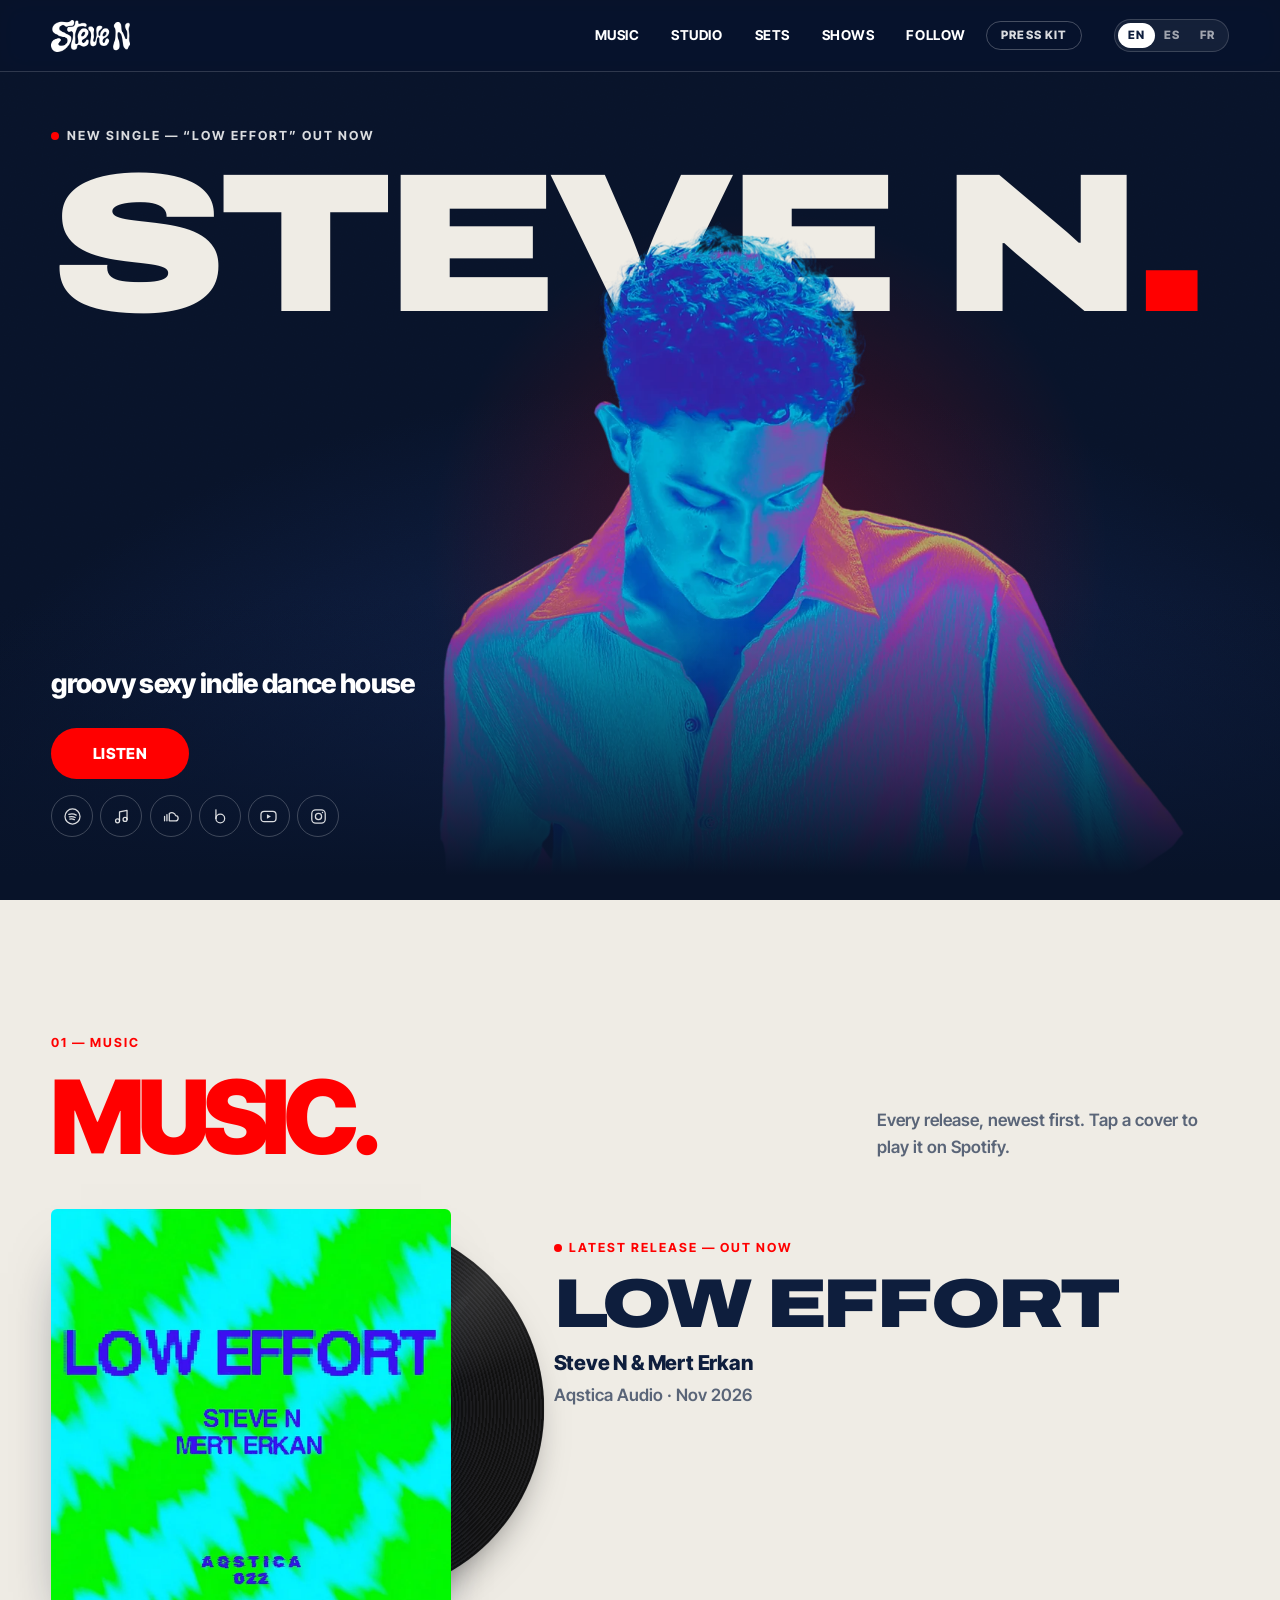
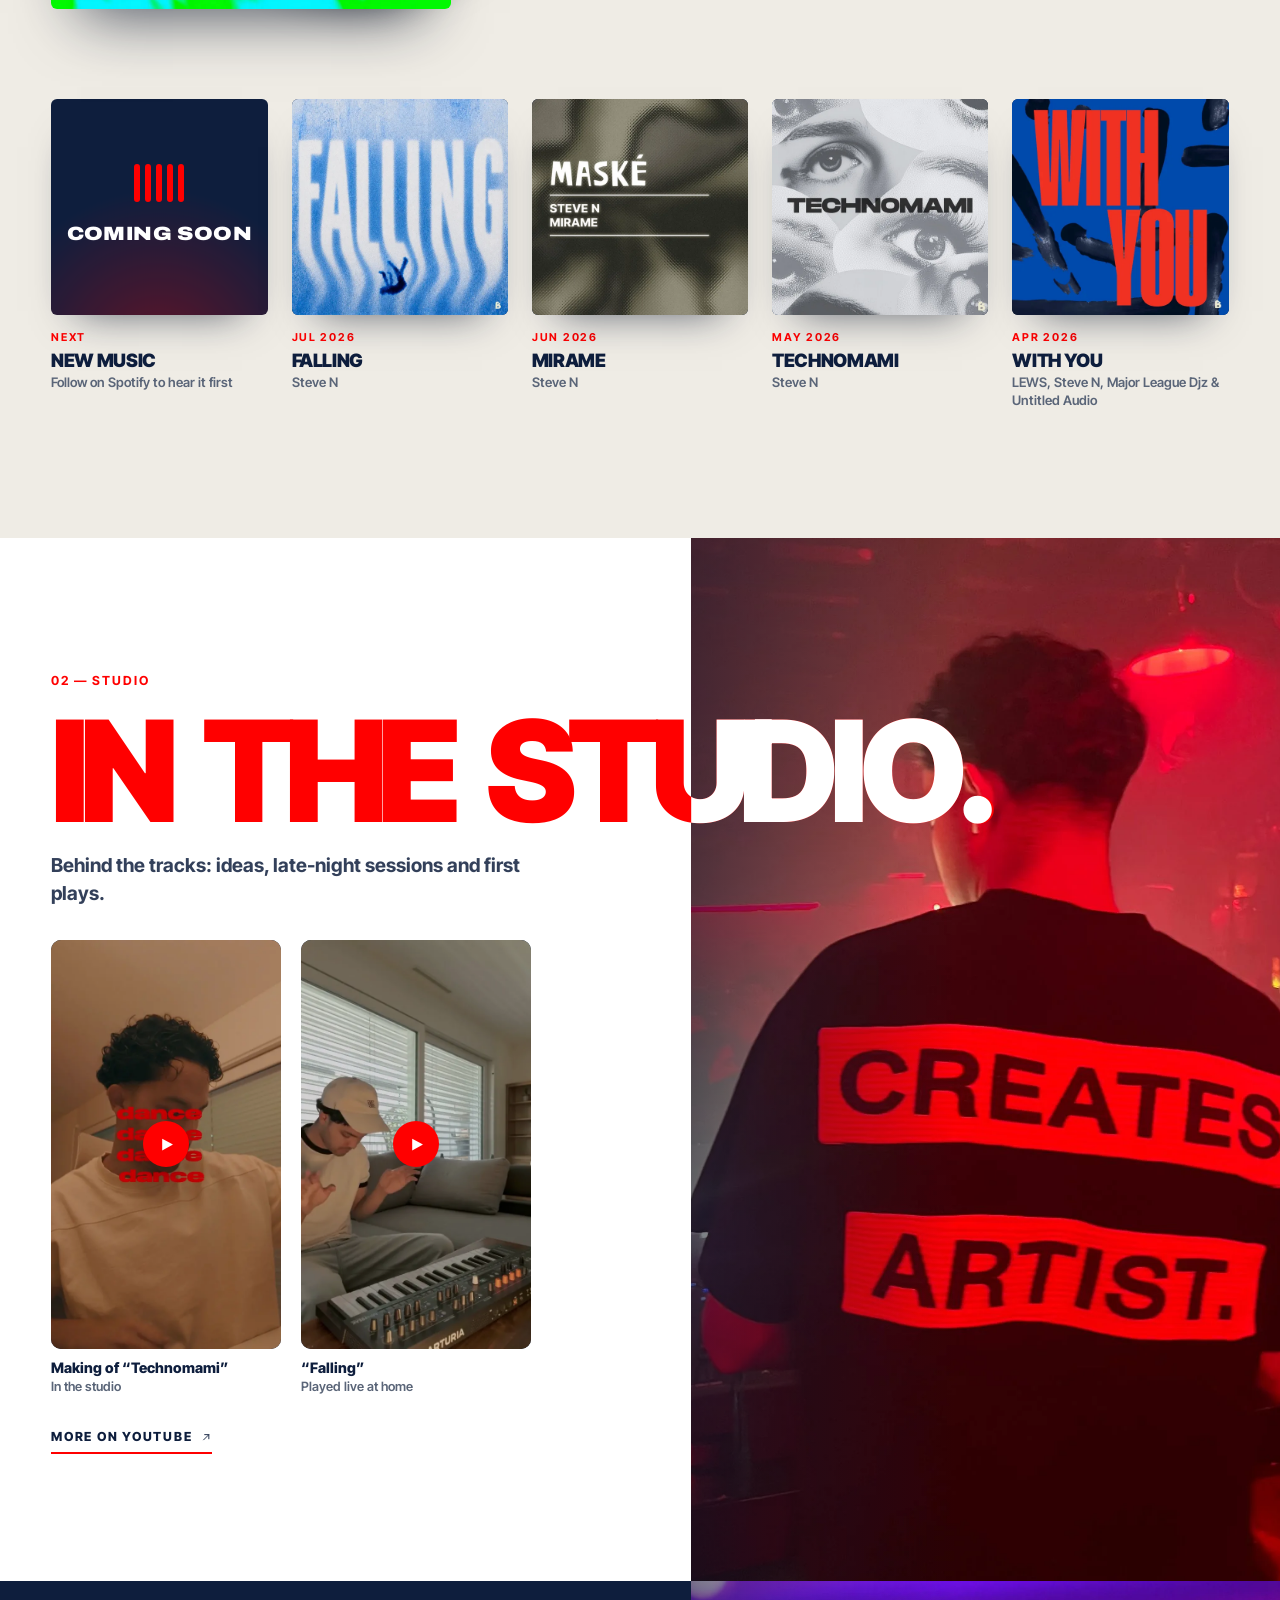
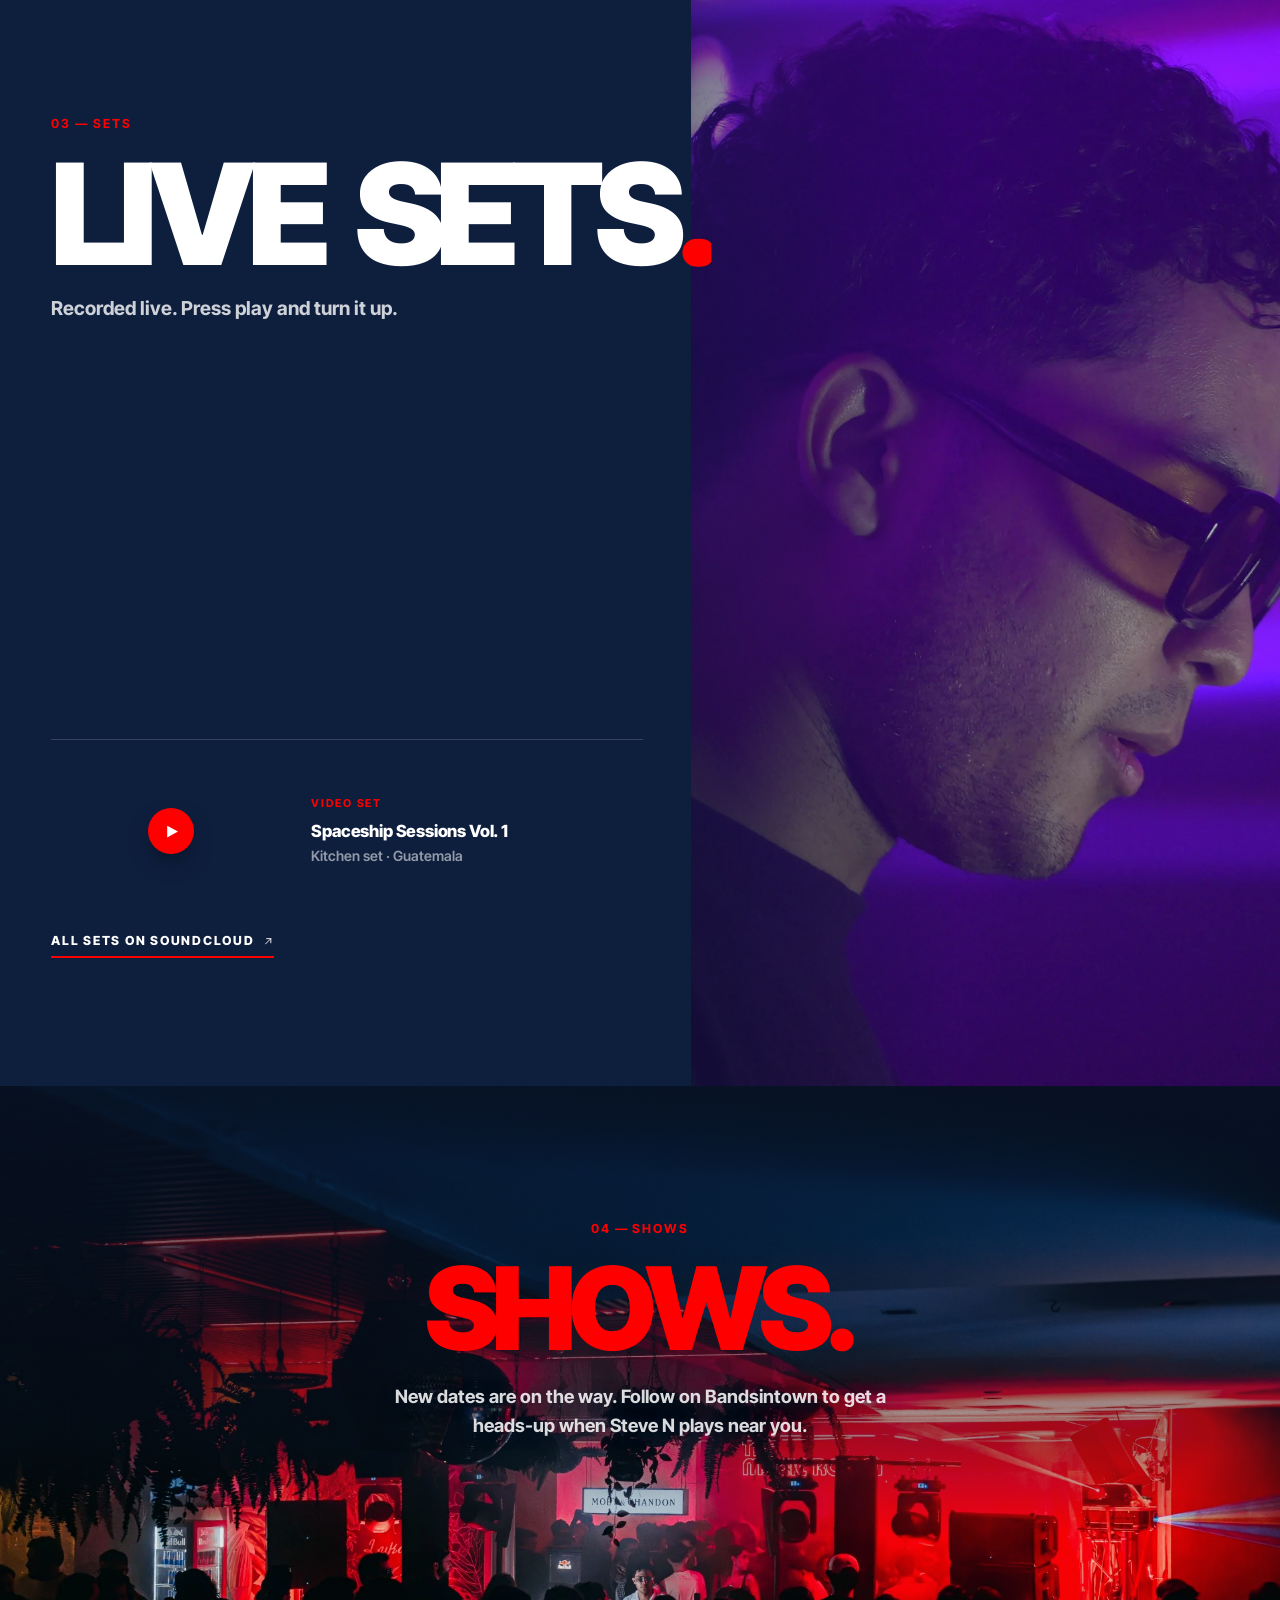
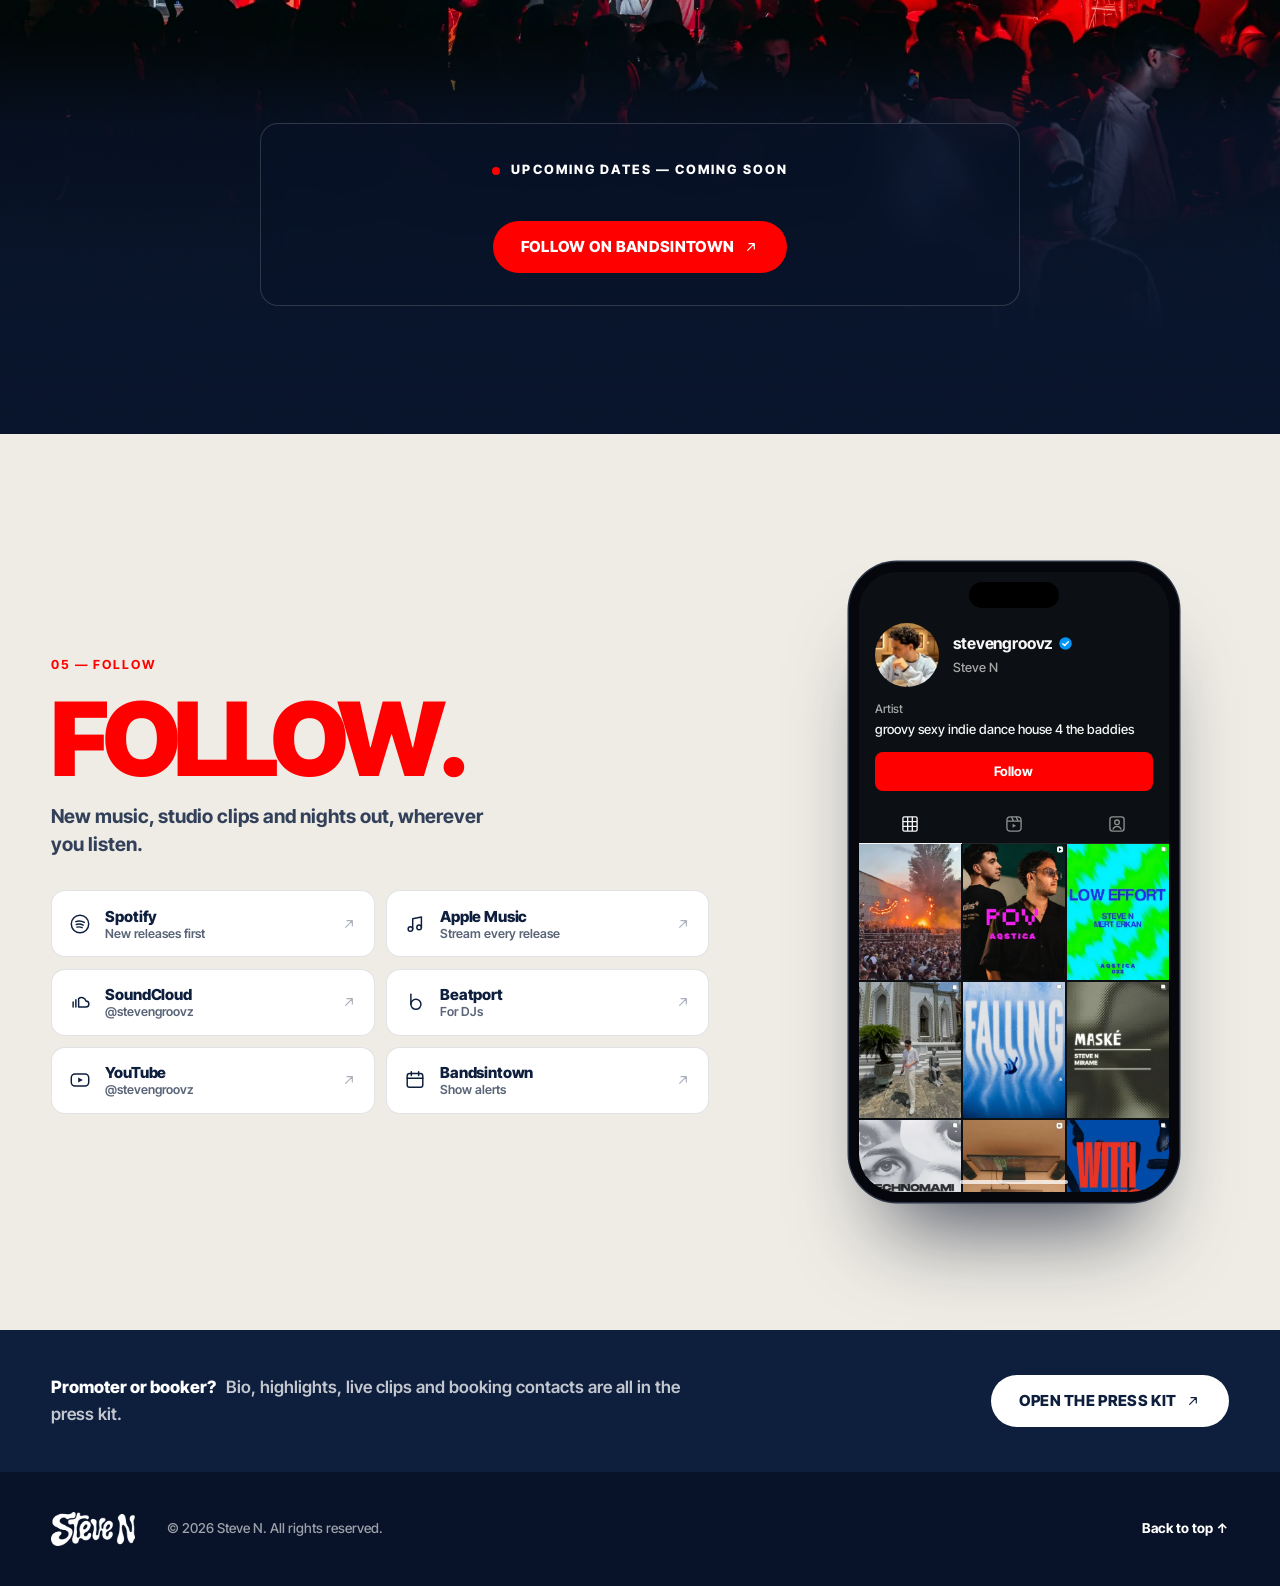
<file: index.html>
<!doctype html>
<html lang="en">
<head>
  <meta charset="utf-8">
  <meta name="viewport" content="width=device-width, initial-scale=1">
  <title>Steve N — House &amp; Indie Dance</title>
  <meta name="description" content="Steve N — groovy sexy indie dance house. New music, studio clips, DJ sets and upcoming shows.">
  <meta name="theme-color" content="#081329">

  <!-- Social share preview -->
  <link rel="canonical" href="https://stevengroovz.com/">
  <meta property="og:url" content="https://stevengroovz.com/">
  <meta property="og:type" content="website">
  <meta property="og:title" content="Steve N — House &amp; Indie Dance">
  <meta property="og:description" content="New music, studio clips, DJ sets and upcoming shows. Latest single “Low Effort” out now.">
  <meta property="og:image" content="https://stevengroovz.com/assets/img/og-steve-n.jpg">
  <meta property="og:image:width" content="1200">
  <meta property="og:image:height" content="630">
  <meta name="twitter:card" content="summary_large_image">
  <meta name="twitter:image" content="https://stevengroovz.com/assets/img/og-steve-n.jpg">

  <link rel="icon" href="favicon.ico" sizes="48x48">
  <link rel="icon" type="image/png" sizes="32x32" href="assets/icons/favicon-32.png">
  <link rel="apple-touch-icon" href="assets/icons/apple-touch-icon.png">

  <link rel="preconnect" href="https://fonts.googleapis.com">
  <link rel="preconnect" href="https://fonts.gstatic.com" crossorigin>
  <link href="https://fonts.googleapis.com/css2?family=Archivo:wdth,wght@100..125,800..900&family=Inter+Tight:wght@500;600;700;800;900&display=swap" rel="stylesheet">
  <link rel="preload" as="image" href="assets/img/hero-cutout.webp"
        imagesrcset="assets/img/hero-cutout-1000.webp 1000w, assets/img/hero-cutout-1400.webp 1400w, assets/img/hero-cutout.webp 1874w"
        imagesizes="(max-width: 900px) 92vw, 55vw" fetchpriority="high">
  <!-- style.css = shared look (also used by the press kit); fan.css = this page only -->
  <link rel="stylesheet" href="css/style.css?v=33">
  <link rel="stylesheet" href="css/fan.css?v=8">
</head>
<body class="fan">

  <!-- ============ NAV ============ -->
  <header class="nav nav--dark">
    <div class="nav__inner">
      <a href="#top" class="nav__logo" aria-label="Steve N — back to top">
        <img src="assets/logo/steve-n-logo-white.webp" alt="Steve N" width="480" height="194">
      </a>
      <nav class="nav__links" aria-label="Main">
        <a href="#music" data-i18n="nav.music">Music</a>
        <a href="#studio" data-i18n="f.nav.studio">Studio</a>
        <a href="#sets" data-i18n="f.nav.sets">Sets</a>
        <a href="#shows" data-i18n="nav.shows">Shows</a>
        <a href="#follow" data-i18n="f.nav.follow">Follow</a>
      </nav>
      <a href="presskit/" class="nav__pill" data-i18n="f.nav.press">Press kit</a>
      <!-- Language switcher (translations live in js/i18n.js) -->
      <div class="lang" role="group" aria-label="Language">
        <button type="button" data-lang="en" aria-pressed="true">EN</button>
        <button type="button" data-lang="es" aria-pressed="false">ES</button>
        <button type="button" data-lang="fr" aria-pressed="false">FR</button>
      </div>
    </div>
  </header>

  <main id="top">

    <!-- ============ HERO ============ -->
    <!-- Cut-out portrait looks up at the name and overlaps the bottom of the letters -->
    <section class="fhero">
      <div class="fhero__inner">
        <p class="eyebrow fhero__eyebrow" data-i18n="f.hero.eyebrow"><span class="dot"></span>New single — “Low Effort” out now</p>
        <h1 class="hero__title fhero__title">Steve&nbsp;N<span class="red">.</span></h1>

        <!-- Same transparent cut-out as the press kit, in front of the name -->
        <img class="hero__photo" src="assets/img/hero-cutout.webp"
             srcset="assets/img/hero-cutout-1000.webp 1000w, assets/img/hero-cutout-1400.webp 1400w, assets/img/hero-cutout.webp 1874w"
             sizes="(max-width: 900px) 92vw, 55vw"
             alt="Portrait of Steve N" width="1874" height="1706" fetchpriority="high">

        <div class="fhero__bottom">
          <!-- Same line as the Instagram bio; kept in English in every language on purpose -->
          <p class="fhero__lead">groovy sexy indie dance house</p>
          <div class="fhero__ctas">
            <a href="#music" class="btn btn--red" data-i18n="hero.listen">Listen</a>
            <!-- Quick links (link-in-bio) -->
            <ul class="plat" aria-label="Steve N on">
              <li><a href="https://open.spotify.com/artist/0he1A3HWxtr44Ifk21DNKH" target="_blank" rel="noopener" aria-label="Spotify"><svg viewBox="0 0 24 24" aria-hidden="true"><circle cx="12" cy="12" r="9.5"/><path d="M7.4 9.4c3.1-1 6.6-.7 9.3.9M8 12.5c2.5-.7 5.2-.5 7.4.8M8.6 15.4c2-.5 4-.3 5.7.6"/></svg></a></li>
              <li><a href="https://music.apple.com/us/artist/steve-n/1559177515" target="_blank" rel="noopener" aria-label="Apple Music"><svg viewBox="0 0 24 24" aria-hidden="true"><path d="M9.5 17.5V6.3l9.5-2v11.4"/><circle cx="7" cy="17.5" r="2.5"/><circle cx="16.5" cy="15.7" r="2.5"/></svg></a></li>
              <li><a href="https://soundcloud.com/stevengroovz" target="_blank" rel="noopener" aria-label="SoundCloud"><svg viewBox="0 0 24 24" aria-hidden="true"><path d="M10.5 17.5h7.7a3.3 3.3 0 0 0 .3-6.6 5 5 0 0 0-8-2.6v9.2Z"/><path d="M7.5 9.5v8M4.5 12v5.5"/></svg></a></li>
              <li><a href="https://www.beatport.com/artist/steve-n/270229" target="_blank" rel="noopener" aria-label="Beatport"><svg viewBox="0 0 24 24" aria-hidden="true"><circle cx="13" cy="14.5" r="5.5"/><path d="M7.5 14.5V3.5"/></svg></a></li>
              <li><a href="https://www.youtube.com/@stevengroovz" target="_blank" rel="noopener" aria-label="YouTube"><svg viewBox="0 0 24 24" aria-hidden="true"><rect x="2.5" y="5.5" width="19" height="13" rx="4"/><path d="m10 9.2 5 2.8-5 2.8Z" fill="currentColor" stroke="none"/></svg></a></li>
              <li><a href="https://www.instagram.com/stevengroovz/" target="_blank" rel="noopener" aria-label="Instagram"><svg viewBox="0 0 24 24" aria-hidden="true"><rect x="3.5" y="3.5" width="17" height="17" rx="5"/><circle cx="12" cy="12" r="3.9"/><circle cx="17.1" cy="6.9" r=".9" fill="currentColor" stroke="none"/></svg></a></li>
            </ul>
          </div>
        </div>
      </div>
    </section>

    <!-- ============ MUSIC ============ -->
    <section class="section section--cream" id="music">
      <div class="container">
        <div class="section-head reveal">
          <div>
            <p class="eyebrow" data-i18n="music.eyebrow">01 — Music</p>
            <h2 class="title" data-i18n="f.music.title">Music<span class="red">.</span></h2>
          </div>
          <p class="section-head__aside" data-i18n="f.music.aside">Every release, newest first. Tap a cover to play it on Spotify.</p>
        </div>

        <!-- Latest release: artwork with a record sliding out + Spotify player -->
        <article class="latest reveal">
          <a class="latest__art" href="https://open.spotify.com/track/1wea00ieN9teG7W91s9bau" target="_blank" rel="noopener" aria-label="Play “Low Effort” on Spotify">
            <span class="latest__vinyl" aria-hidden="true"></span>
            <img src="assets/img/low-effort-artwork.webp" alt="“Low Effort” single artwork — Steve N, Mert Erkan" width="640" height="640" loading="lazy" decoding="async">
          </a>
          <div class="latest__info">
            <p class="eyebrow" data-i18n="rel.eyebrow"><span class="dot"></span>Latest release — Out now</p>
            <h3 class="latest__title">Low Effort</h3>
            <p class="latest__by">Steve N &amp; Mert Erkan</p>
            <p class="latest__label">Aqstica Audio · <span data-i18n="f.m.nov">Nov 2026</span></p>
            <iframe class="latest__player" src="https://open.spotify.com/embed/track/1wea00ieN9teG7W91s9bau?utm_source=generator&amp;theme=0"
                    width="100%" height="152" frameborder="0" loading="lazy"
                    allow="autoplay; clipboard-write; encrypted-media; fullscreen; picture-in-picture"
                    title="“Low Effort” on Spotify"></iframe>
          </div>
        </article>

        <!-- Releases (newest first). To add one: copy an <a class="disc"> block, change link, cover, date, title. -->
        <div class="discs reveal">
          <a class="disc disc--next" href="https://open.spotify.com/artist/0he1A3HWxtr44Ifk21DNKH" target="_blank" rel="noopener">
            <span class="disc__art">
              <span class="eq" aria-hidden="true"><i></i><i></i><i></i><i></i><i></i></span>
              <span class="disc__soon" data-i18n="f.next.soon">Coming soon</span>
            </span>
            <span class="disc__meta">
              <span class="disc__date" data-i18n="f.next.date">Next</span>
              <span class="disc__title" data-i18n="f.next.title">New music</span>
              <span class="disc__by" data-i18n="f.next.by">Follow on Spotify to hear it first</span>
            </span>
          </a>
          <a class="disc" href="https://open.spotify.com/track/6IwBiFBC05EJ5mLedO2bY9" target="_blank" rel="noopener">
            <span class="disc__art"><img src="assets/img/fan/art-falling.webp" alt="“Falling” artwork" width="560" height="560" loading="lazy" decoding="async"><span class="disc__play" aria-hidden="true"><svg viewBox="0 0 24 24"><path d="M3.5 2.65 20.5 12 3.5 21.35Z"/></svg></span></span>
            <span class="disc__meta"><span class="disc__date" data-i18n="f.m.jul">Jul 2026</span><span class="disc__title">Falling</span><span class="disc__by">Steve N</span></span>
          </a>
          <a class="disc" href="https://open.spotify.com/track/4aWZ9u9XluEWqH9fXAHvIs" target="_blank" rel="noopener">
            <span class="disc__art"><img src="assets/img/fan/art-mirame.webp" alt="“Mirame” artwork" width="560" height="560" loading="lazy" decoding="async"><span class="disc__play" aria-hidden="true"><svg viewBox="0 0 24 24"><path d="M3.5 2.65 20.5 12 3.5 21.35Z"/></svg></span></span>
            <span class="disc__meta"><span class="disc__date" data-i18n="f.m.jun">Jun 2026</span><span class="disc__title">Mirame</span><span class="disc__by">Steve N</span></span>
          </a>
          <a class="disc" href="https://open.spotify.com/track/2f7SUZMqXEkAGKdops0kH5" target="_blank" rel="noopener">
            <span class="disc__art"><img src="assets/img/fan/art-technomami.webp" alt="“Technomami” artwork" width="560" height="560" loading="lazy" decoding="async"><span class="disc__play" aria-hidden="true"><svg viewBox="0 0 24 24"><path d="M3.5 2.65 20.5 12 3.5 21.35Z"/></svg></span></span>
            <span class="disc__meta"><span class="disc__date" data-i18n="f.m.may">May 2026</span><span class="disc__title">Technomami</span><span class="disc__by">Steve N</span></span>
          </a>
          <a class="disc" href="https://open.spotify.com/track/6ms1mOmSxRvNsZ7ZcpONmC" target="_blank" rel="noopener">
            <span class="disc__art"><img src="assets/img/fan/art-with-you.webp" alt="“With You” artwork" width="560" height="560" loading="lazy" decoding="async"><span class="disc__play" aria-hidden="true"><svg viewBox="0 0 24 24"><path d="M3.5 2.65 20.5 12 3.5 21.35Z"/></svg></span></span>
            <span class="disc__meta"><span class="disc__date" data-i18n="f.m.apr">Apr 2026</span><span class="disc__title">With You</span><span class="disc__by">LEWS, Steve N, Major League Djz &amp; Untitled Audio</span></span>
          </a>
        </div>
      </div>
    </section>

    <!-- ============ STUDIO ============ -->
    <!-- Same layout as the press kit's Highlights: parallax photo on the right, title crosses onto it -->
    <section class="section section--white hl studio" id="studio">
      <figure class="hl__photo">
        <span class="hl__frame">
          <img src="assets/img/fan/studio-1500.webp"
               srcset="assets/img/fan/studio-760.webp 760w, assets/img/fan/studio-1500.webp 1500w"
               sizes="(max-width: 900px) 100vw, 70vw"
               alt="Steve N from behind at the decks, shirt reading “Creates Artist.”, red club lights"
               width="1500" height="2000" loading="lazy" decoding="async">
        </span>
      </figure>

      <div class="container">
        <div class="hl__content">
          <p class="eyebrow" data-i18n="f.studio.eyebrow">02 — Studio</p>
          <h2 class="title hl__title" data-text="In the studio." data-i18n="f.studio.title">In the studio<span class="red">.</span></h2>
          <p class="hl__lead reveal" data-i18n="f.studio.lead">Behind the tracks: ideas, late-night sessions and first plays.</p>

          <!-- Thumbnail only until clicked, then the YouTube player loads (privacy-enhanced) -->
          <div class="shorts reveal">
            <a class="clip" href="https://www.youtube.com/shorts/YBxRXotmgeQ" target="_blank" rel="noopener" data-yt="YBxRXotmgeQ">
              <span class="clip__media">
                <img src="assets/img/fan/yt-YBxRXotmgeQ.webp" alt="Making of “Technomami”" width="540" height="960" loading="lazy" decoding="async">
                <span class="clip__play" aria-hidden="true"><svg viewBox="0 0 24 24"><path d="M3.5 2.65 20.5 12 3.5 21.35Z"/></svg></span>
              </span>
              <span class="clip__cap"><strong data-i18n="f.clip.1">Making of “Technomami”</strong><span data-i18n="f.clip.1s">In the studio</span></span>
            </a>
            <a class="clip" href="https://www.youtube.com/shorts/YzNm5lvnn00" target="_blank" rel="noopener" data-yt="YzNm5lvnn00">
              <span class="clip__media">
                <img src="assets/img/fan/yt-YzNm5lvnn00.webp" alt="Steve N playing “Falling” on a synth at home" width="540" height="960" loading="lazy" decoding="async">
                <span class="clip__play" aria-hidden="true"><svg viewBox="0 0 24 24"><path d="M3.5 2.65 20.5 12 3.5 21.35Z"/></svg></span>
              </span>
              <span class="clip__cap"><strong>“Falling”</strong><span data-i18n="f.clip.2s">Played live at home</span></span>
            </a>
          </div>

          <a class="tlink reveal" href="https://www.youtube.com/@stevengroovz" target="_blank" rel="noopener"><span data-i18n="f.studio.more">More on YouTube</span> <svg class="arw" viewBox="0 0 24 24" aria-hidden="true"><path d="M7 17 17 7M9 7h8v8"/></svg></a>
        </div>
      </div>
    </section>

    <!-- ============ SETS ============ -->
    <section class="section hl sets" id="sets">
      <figure class="hl__photo">
        <span class="hl__frame">
          <img src="assets/img/fan/sets-2000.webp"
               srcset="assets/img/fan/sets-760.webp 760w, assets/img/fan/sets-2000.webp 2000w"
               sizes="(max-width: 900px) 100vw, 70vw"
               alt="Steve N in profile under purple stage lights"
               width="2000" height="2500" loading="lazy" decoding="async">
        </span>
      </figure>

      <div class="container">
        <div class="hl__content">
          <p class="eyebrow" data-i18n="f.sets.eyebrow">03 — Sets</p>
          <h2 class="title hl__title" data-text="Live sets." data-i18n="f.sets.title">Live sets<span class="red">.</span></h2>
          <p class="hl__lead reveal" data-i18n="f.sets.lead">Recorded live. Press play and turn it up.</p>

          <div class="reveal">
            <iframe class="sets__player" src="https://w.soundcloud.com/player/?url=https%3A//soundcloud.com/stevengroovz/steve-n-live-set-odys-bar&amp;color=%23ff0000&amp;auto_play=false&amp;hide_related=true&amp;show_comments=false&amp;show_user=true&amp;show_reposts=false&amp;show_teaser=false&amp;visual=true"
                    width="100%" height="360" frameborder="0" scrolling="no" loading="lazy" allow="autoplay"
                    title="Steve N — Live set at Odys Bar (SoundCloud)"></iframe>
          </div>

          <!-- Video set, kept small -->
          <div class="archive reveal">
            <a class="clip clip--wide" href="https://www.youtube.com/watch?v=wN3noPhrDWg" target="_blank" rel="noopener" data-yt="wN3noPhrDWg">
              <span class="clip__media">
                <img src="assets/img/fan/yt-wN3noPhrDWg.webp" alt="Spaceship Sessions Vol. 1 — Steve N kitchen set in Guatemala" width="960" height="540" loading="lazy" decoding="async">
                <span class="clip__play" aria-hidden="true"><svg viewBox="0 0 24 24"><path d="M3.5 2.65 20.5 12 3.5 21.35Z"/></svg></span>
              </span>
            </a>
            <div class="archive__text">
              <p class="archive__k" data-i18n="f.sets.archive">Video set</p>
              <p class="archive__t">Spaceship Sessions Vol.&nbsp;1</p>
              <p class="archive__s" data-i18n="f.sets.kitchen">Kitchen set · Guatemala</p>
            </div>
          </div>

          <a class="tlink tlink--light reveal" href="https://soundcloud.com/stevengroovz" target="_blank" rel="noopener"><span data-i18n="f.sets.more">All sets on SoundCloud</span> <svg class="arw" viewBox="0 0 24 24" aria-hidden="true"><path d="M7 17 17 7M9 7h8v8"/></svg></a>
        </div>
      </div>
    </section>

    <!-- ============ SHOWS ============ -->
    <section class="section performances shows" id="shows">
      <div class="performances__bg" aria-hidden="true">
        <img src="assets/img/fan/shows-1980.webp"
             srcset="assets/img/fan/shows-1000.webp 1000w, assets/img/fan/shows-1980.webp 1980w"
             sizes="100vw" alt="" width="1980" height="1276" loading="lazy" decoding="async">
      </div>
      <div class="container performances__inner">
        <div class="performances__head reveal">
          <p class="eyebrow" data-i18n="f.shows.eyebrow">04 — Shows</p>
          <h2 class="title title--xl" data-i18n="f.shows.title">Shows<span class="red">.</span></h2>
          <p class="performances__lead" data-i18n="f.shows.lead">New dates are on the way. Follow on Bandsintown to get a heads-up when Steve N plays near you.</p>
        </div>

        <div class="tour reveal">
          <p class="tour__soon"><span class="dot"></span><span class="tour__when-soon" data-i18n="f.shows.soon">Upcoming dates — coming soon</span><span class="tour__when-dates" data-i18n="f.shows.up">Upcoming dates</span></p>
          <!-- Bandsintown widget: lists dates automatically once they're added in Bandsintown for Artists.
               The script loads only when this section is close to the screen (see bottom of the page). -->
          <div class="tour__widget">
            <a class="bit-widget-initializer"
               data-artist-name="id_15647393"
               data-app-id="934645f240dbc12fce14d0aa3f4923f2"
               data-text-color="#FFFFFF"
               data-background-color="rgba(0,0,0,0)"
               data-separator-color="rgba(255,255,255,0.16)"
               data-link-color="#FF0000"
               data-font="Inter Tight"
               data-display-limit="6"></a>
          </div>
          <a class="btn btn--red" href="https://www.bandsintown.com/a/15647393-steve-n" target="_blank" rel="noopener"><span data-i18n="f.shows.btn">Follow on Bandsintown</span> <svg class="arw" viewBox="0 0 24 24" aria-hidden="true"><path d="M7 17 17 7M9 7h8v8"/></svg></a>
        </div>
      </div>
    </section>

    <!-- ============ FOLLOW ============ -->
    <section class="section section--cream" id="follow">
      <div class="container follow">
        <div class="follow__text reveal">
          <p class="eyebrow" data-i18n="f.follow.eyebrow">05 — Follow</p>
          <h2 class="title" data-i18n="f.follow.title">Follow<span class="red">.</span></h2>
          <p class="follow__lead" data-i18n="f.follow.lead">New music, studio clips and nights out, wherever you listen.</p>

          <ul class="plist">
            <li><a class="plink" href="https://open.spotify.com/artist/0he1A3HWxtr44Ifk21DNKH" target="_blank" rel="noopener">
              <svg class="plink__icon" viewBox="0 0 24 24" aria-hidden="true"><circle cx="12" cy="12" r="9.5"/><path d="M7.4 9.4c3.1-1 6.6-.7 9.3.9M8 12.5c2.5-.7 5.2-.5 7.4.8M8.6 15.4c2-.5 4-.3 5.7.6"/></svg>
              <span class="plink__txt"><strong>Spotify</strong><small data-i18n="f.p.sp">New releases first</small></span>
              <svg class="arw" viewBox="0 0 24 24" aria-hidden="true"><path d="M7 17 17 7M9 7h8v8"/></svg></a></li>
            <li><a class="plink" href="https://music.apple.com/us/artist/steve-n/1559177515" target="_blank" rel="noopener">
              <svg class="plink__icon" viewBox="0 0 24 24" aria-hidden="true"><path d="M9.5 17.5V6.3l9.5-2v11.4"/><circle cx="7" cy="17.5" r="2.5"/><circle cx="16.5" cy="15.7" r="2.5"/></svg>
              <span class="plink__txt"><strong>Apple Music</strong><small data-i18n="f.p.am">Stream every release</small></span>
              <svg class="arw" viewBox="0 0 24 24" aria-hidden="true"><path d="M7 17 17 7M9 7h8v8"/></svg></a></li>
            <li><a class="plink" href="https://soundcloud.com/stevengroovz" target="_blank" rel="noopener">
              <svg class="plink__icon" viewBox="0 0 24 24" aria-hidden="true"><path d="M10.5 17.5h7.7a3.3 3.3 0 0 0 .3-6.6 5 5 0 0 0-8-2.6v9.2Z"/><path d="M7.5 9.5v8M4.5 12v5.5"/></svg>
              <span class="plink__txt"><strong>SoundCloud</strong><small>@stevengroovz</small></span>
              <svg class="arw" viewBox="0 0 24 24" aria-hidden="true"><path d="M7 17 17 7M9 7h8v8"/></svg></a></li>
            <li><a class="plink" href="https://www.beatport.com/artist/steve-n/270229" target="_blank" rel="noopener">
              <svg class="plink__icon" viewBox="0 0 24 24" aria-hidden="true"><circle cx="13" cy="14.5" r="5.5"/><path d="M7.5 14.5V3.5"/></svg>
              <span class="plink__txt"><strong>Beatport</strong><small data-i18n="f.p.bp">For DJs</small></span>
              <svg class="arw" viewBox="0 0 24 24" aria-hidden="true"><path d="M7 17 17 7M9 7h8v8"/></svg></a></li>
            <li><a class="plink" href="https://www.youtube.com/@stevengroovz" target="_blank" rel="noopener">
              <svg class="plink__icon" viewBox="0 0 24 24" aria-hidden="true"><rect x="2.5" y="5.5" width="19" height="13" rx="4"/><path d="m10 9.2 5 2.8-5 2.8Z" fill="currentColor" stroke="none"/></svg>
              <span class="plink__txt"><strong>YouTube</strong><small>@stevengroovz</small></span>
              <svg class="arw" viewBox="0 0 24 24" aria-hidden="true"><path d="M7 17 17 7M9 7h8v8"/></svg></a></li>
            <li><a class="plink" href="https://www.bandsintown.com/a/15647393-steve-n" target="_blank" rel="noopener">
              <svg class="plink__icon" viewBox="0 0 24 24" aria-hidden="true"><rect x="3.5" y="5" width="17" height="15" rx="2.5"/><path d="M3.5 10h17M8 3v4M16 3v4"/></svg>
              <span class="plink__txt"><strong>Bandsintown</strong><small data-i18n="f.p.bit">Show alerts</small></span>
              <svg class="arw" viewBox="0 0 24 24" aria-hidden="true"><path d="M7 17 17 7M9 7h8v8"/></svg></a></li>
          </ul>
        </div>

        <!-- Instagram preview: a phone showing the profile. The posts are saved copies of real posts
             (not a live feed) and scroll by on their own; everything opens the profile. -->
        <aside class="igphone reveal" aria-label="Instagram — @stevengroovz">
          <div class="igphone__screen">
            <span class="igphone__island" aria-hidden="true"></span>
            <div class="igp__head">
              <img class="igp__avatar" src="assets/img/fan/ig/avatar.webp" alt="" width="160" height="160" loading="lazy" decoding="async">
              <div>
                <p class="igp__user">stevengroovz <svg class="igp__check" viewBox="0 0 24 24" role="img" aria-label="Verified"><circle cx="12" cy="12" r="10" fill="#0095F6"/><path d="m7.6 12.4 3 2.9 5.9-6.2" fill="none" stroke="#fff" stroke-width="2.2" stroke-linecap="round" stroke-linejoin="round"/></svg></p>
                <p class="igp__name">Steve N</p>
              </div>
            </div>
            <p class="igp__cat" data-i18n="f.ig.cat">Artist</p>
            <p class="igp__bio">groovy sexy indie dance house 4 the baddies</p>
            <a class="igp__follow" href="https://www.instagram.com/stevengroovz/" target="_blank" rel="noopener" data-i18n="f.ig.follow">Follow</a>
            <div class="igp__tabs" aria-hidden="true">
              <span class="is-on"><svg viewBox="0 0 24 24"><rect x="3.5" y="3.5" width="17" height="17" rx="1.5"/><path d="M9.2 3.5v17M14.8 3.5v17M3.5 9.2h17M3.5 14.8h17"/></svg></span>
              <span><svg viewBox="0 0 24 24"><rect x="3.5" y="3.5" width="17" height="17" rx="4"/><path d="M3.5 8.5h17M9 3.5l2.5 5M14.5 3.5l2.5 5"/><path d="m10.3 11.6 4.2 2.4-4.2 2.4Z" fill="currentColor" stroke="none"/></svg></span>
              <span><svg viewBox="0 0 24 24"><rect x="3.5" y="3.5" width="17" height="17" rx="3"/><circle cx="12" cy="10" r="2.8"/><path d="M7 18.5c1-2.4 2.8-3.6 5-3.6s4 1.2 5 3.6"/></svg></span>
            </div>
            <a class="igp__feed" href="https://www.instagram.com/stevengroovz/" target="_blank" rel="noopener" aria-label="Open @stevengroovz on Instagram">
              <span class="igp__track">
              <span class="igp__grid">
                <img src="assets/img/fan/ig/post-01.webp" alt="" width="300" height="400" loading="lazy" decoding="async">
                <img src="assets/img/fan/ig/post-02.webp" alt="" width="300" height="400" loading="lazy" decoding="async">
                <img src="assets/img/fan/ig/post-03.webp" alt="" width="300" height="400" loading="lazy" decoding="async">
                <img src="assets/img/fan/ig/post-04.webp" alt="" width="300" height="400" loading="lazy" decoding="async">
                <img src="assets/img/fan/ig/post-05.webp" alt="" width="300" height="400" loading="lazy" decoding="async">
                <img src="assets/img/fan/ig/post-06.webp" alt="" width="300" height="400" loading="lazy" decoding="async">
                <img src="assets/img/fan/ig/post-07.webp" alt="" width="300" height="400" loading="lazy" decoding="async">
                <img src="assets/img/fan/ig/post-08.webp" alt="" width="300" height="400" loading="lazy" decoding="async">
                <img src="assets/img/fan/ig/post-09.webp" alt="" width="300" height="400" loading="lazy" decoding="async">
                <img src="assets/img/fan/ig/post-10.webp" alt="" width="300" height="400" loading="lazy" decoding="async">
                <img src="assets/img/fan/ig/post-11.webp" alt="" width="300" height="400" loading="lazy" decoding="async">
                <img src="assets/img/fan/ig/post-12.webp" alt="" width="300" height="400" loading="lazy" decoding="async">
                <img src="assets/img/fan/ig/post-13.webp" alt="" width="300" height="400" loading="lazy" decoding="async">
                <img src="assets/img/fan/ig/post-14.webp" alt="" width="300" height="400" loading="lazy" decoding="async">
                <img src="assets/img/fan/ig/post-15.webp" alt="" width="300" height="400" loading="lazy" decoding="async">
              </span>
              <span class="igp__grid" aria-hidden="true">
                <img src="assets/img/fan/ig/post-01.webp" alt="" width="300" height="400" loading="lazy" decoding="async">
                <img src="assets/img/fan/ig/post-02.webp" alt="" width="300" height="400" loading="lazy" decoding="async">
                <img src="assets/img/fan/ig/post-03.webp" alt="" width="300" height="400" loading="lazy" decoding="async">
                <img src="assets/img/fan/ig/post-04.webp" alt="" width="300" height="400" loading="lazy" decoding="async">
                <img src="assets/img/fan/ig/post-05.webp" alt="" width="300" height="400" loading="lazy" decoding="async">
                <img src="assets/img/fan/ig/post-06.webp" alt="" width="300" height="400" loading="lazy" decoding="async">
                <img src="assets/img/fan/ig/post-07.webp" alt="" width="300" height="400" loading="lazy" decoding="async">
                <img src="assets/img/fan/ig/post-08.webp" alt="" width="300" height="400" loading="lazy" decoding="async">
                <img src="assets/img/fan/ig/post-09.webp" alt="" width="300" height="400" loading="lazy" decoding="async">
                <img src="assets/img/fan/ig/post-10.webp" alt="" width="300" height="400" loading="lazy" decoding="async">
                <img src="assets/img/fan/ig/post-11.webp" alt="" width="300" height="400" loading="lazy" decoding="async">
                <img src="assets/img/fan/ig/post-12.webp" alt="" width="300" height="400" loading="lazy" decoding="async">
                <img src="assets/img/fan/ig/post-13.webp" alt="" width="300" height="400" loading="lazy" decoding="async">
                <img src="assets/img/fan/ig/post-14.webp" alt="" width="300" height="400" loading="lazy" decoding="async">
                <img src="assets/img/fan/ig/post-15.webp" alt="" width="300" height="400" loading="lazy" decoding="async">
              </span>
              </span>
            </a>
          </div>
        </aside>
      </div>
    </section>

    <!-- ============ PRESS KIT LINK (for promoters) ============ -->
    <section class="pressband">
      <div class="container pressband__inner">
        <p><strong data-i18n="f.press.k">Promoter or booker?</strong> <span data-i18n="f.press.t">Bio, highlights, live clips and booking contacts are all in the press kit.</span></p>
        <a class="btn btn--light" href="presskit/"><span data-i18n="f.press.btn">Open the press kit</span> <svg class="arw" viewBox="0 0 24 24" aria-hidden="true"><path d="M7 17 17 7M9 7h8v8"/></svg></a>
      </div>
    </section>
  </main>

  <!-- ============ FOOTER ============ -->
  <footer class="footer">
    <div class="container footer__inner">
      <img src="assets/logo/steve-n-logo-white.webp" alt="Steve N" class="footer__logo" width="480" height="194" loading="lazy" decoding="async">
      <p data-i18n="footer.rights">© 2026 Steve N. All rights reserved.</p>
      <a href="#top" class="footer__top" data-i18n="footer.top">Back to top ↑</a>
    </div>
  </footer>

  <script src="js/i18n.js?v=12"></script>
  <script>
    // Safety net: any link to another website always opens in a new tab
    document.querySelectorAll('a[href^="http"]').forEach(function (a) {
      if (a.host !== location.host) { a.target = '_blank'; a.rel = 'noopener'; }
    });

    // Video thumbnails: swap for the YouTube player on click
    // (without JavaScript the link simply opens the video on YouTube)
    document.querySelectorAll('.clip[data-yt]').forEach(function (clip) {
      clip.addEventListener('click', function (e) {
        e.preventDefault();
        if (clip.classList.contains('is-playing')) return;
        var frame = document.createElement('iframe');
        frame.src = 'https://www.youtube-nocookie.com/embed/' + clip.dataset.yt + '?autoplay=1&playsinline=1&rel=0&modestbranding=1';
        frame.title = clip.querySelector('img').alt;
        frame.allow = 'autoplay; encrypted-media; picture-in-picture; fullscreen';
        frame.allowFullscreen = true;
        var media = clip.querySelector('.clip__media');
        media.querySelector('img').remove();
        media.appendChild(frame);
        clip.classList.add('is-playing');
      });
    });

    // Shows: frame the background photo so the DJ booth (Steve N) sits in the gap
    // between the title and the dates card, on every screen size
    (function () {
      var sec = document.getElementById('shows'), img = sec.querySelector('.performances__bg img');
      var inner = sec.querySelector('.performances__inner'), head = sec.querySelector('.performances__head'), tour = sec.querySelector('.tour');
      var RATIO = 1276 / 1980, DJ_X = .508, DJ_Y = .58;   // booth position inside the photo (0–1)
      function frame() {
        var W = sec.clientWidth, H = sec.clientHeight;
        var gc = inner.offsetTop + (head.offsetTop + head.offsetHeight + tour.offsetTop) / 2;
        // as small as possible (sharper): full width, and tall enough to reach the top; the bottom fades into navy
        var h = Math.max(W * RATIO, gc / DJ_Y), w = h / RATIO;
        var left = Math.min(0, Math.max(W - w, W / 2 - DJ_X * w));
        img.style.cssText = 'inset:auto;max-width:none;object-fit:fill;width:' + w + 'px;height:' + h + 'px;left:' + left + 'px;top:' + (gc - DJ_Y * h) + 'px';
        sec.style.setProperty('--gc', gc + 'px');
      }
      frame();
      if ('ResizeObserver' in window) new ResizeObserver(frame).observe(sec); else addEventListener('resize', frame);
      if (document.fonts) document.fonts.ready.then(frame);
    })();

    // Bandsintown widget: load its (large) script only when Shows gets close to the screen
    (function () {
      var done = false, shows = document.getElementById('shows');
      function load() {
        if (done) return; done = true;
        var s = document.createElement('script');
        s.src = 'https://widgetv3.bandsintown.com/main.min.js';
        s.charset = 'utf-8';
        s.async = true;
        document.body.appendChild(s);
      }
      // once real dates show up in the widget, the heading switches from "coming soon" to "Upcoming dates"
      var tour = shows.querySelector('.tour');
      new MutationObserver(function () {
        tour.classList.toggle('has-dates', !!tour.querySelector('.bit-event'));
      }).observe(tour.querySelector('.tour__widget'), { childList: true, subtree: true });
      if (!('IntersectionObserver' in window)) return load();
      var io = new IntersectionObserver(function (entries) {
        if (entries.some(function (e) { return e.isIntersecting; })) { load(); io.disconnect(); }
      }, { rootMargin: '900px 0px' });
      io.observe(shows);
    })();
  </script>
</body>
</html>
</file>
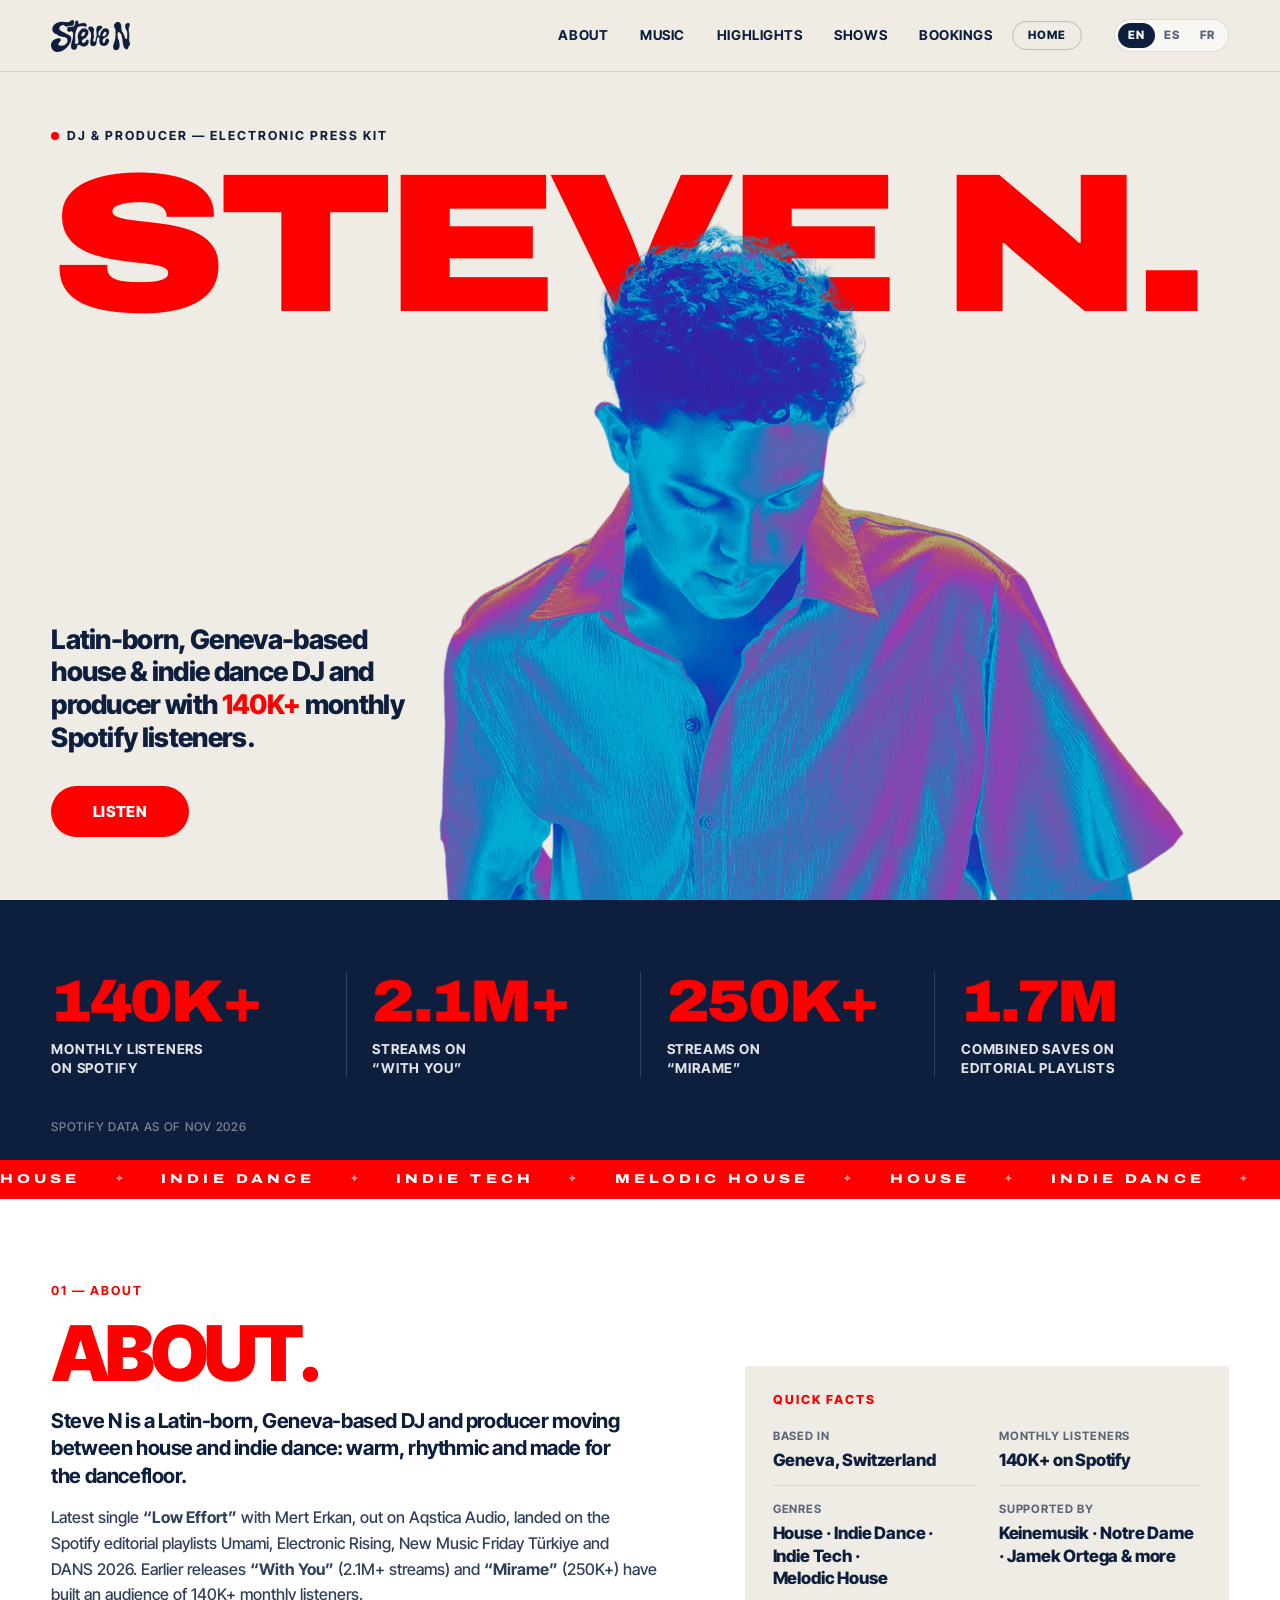
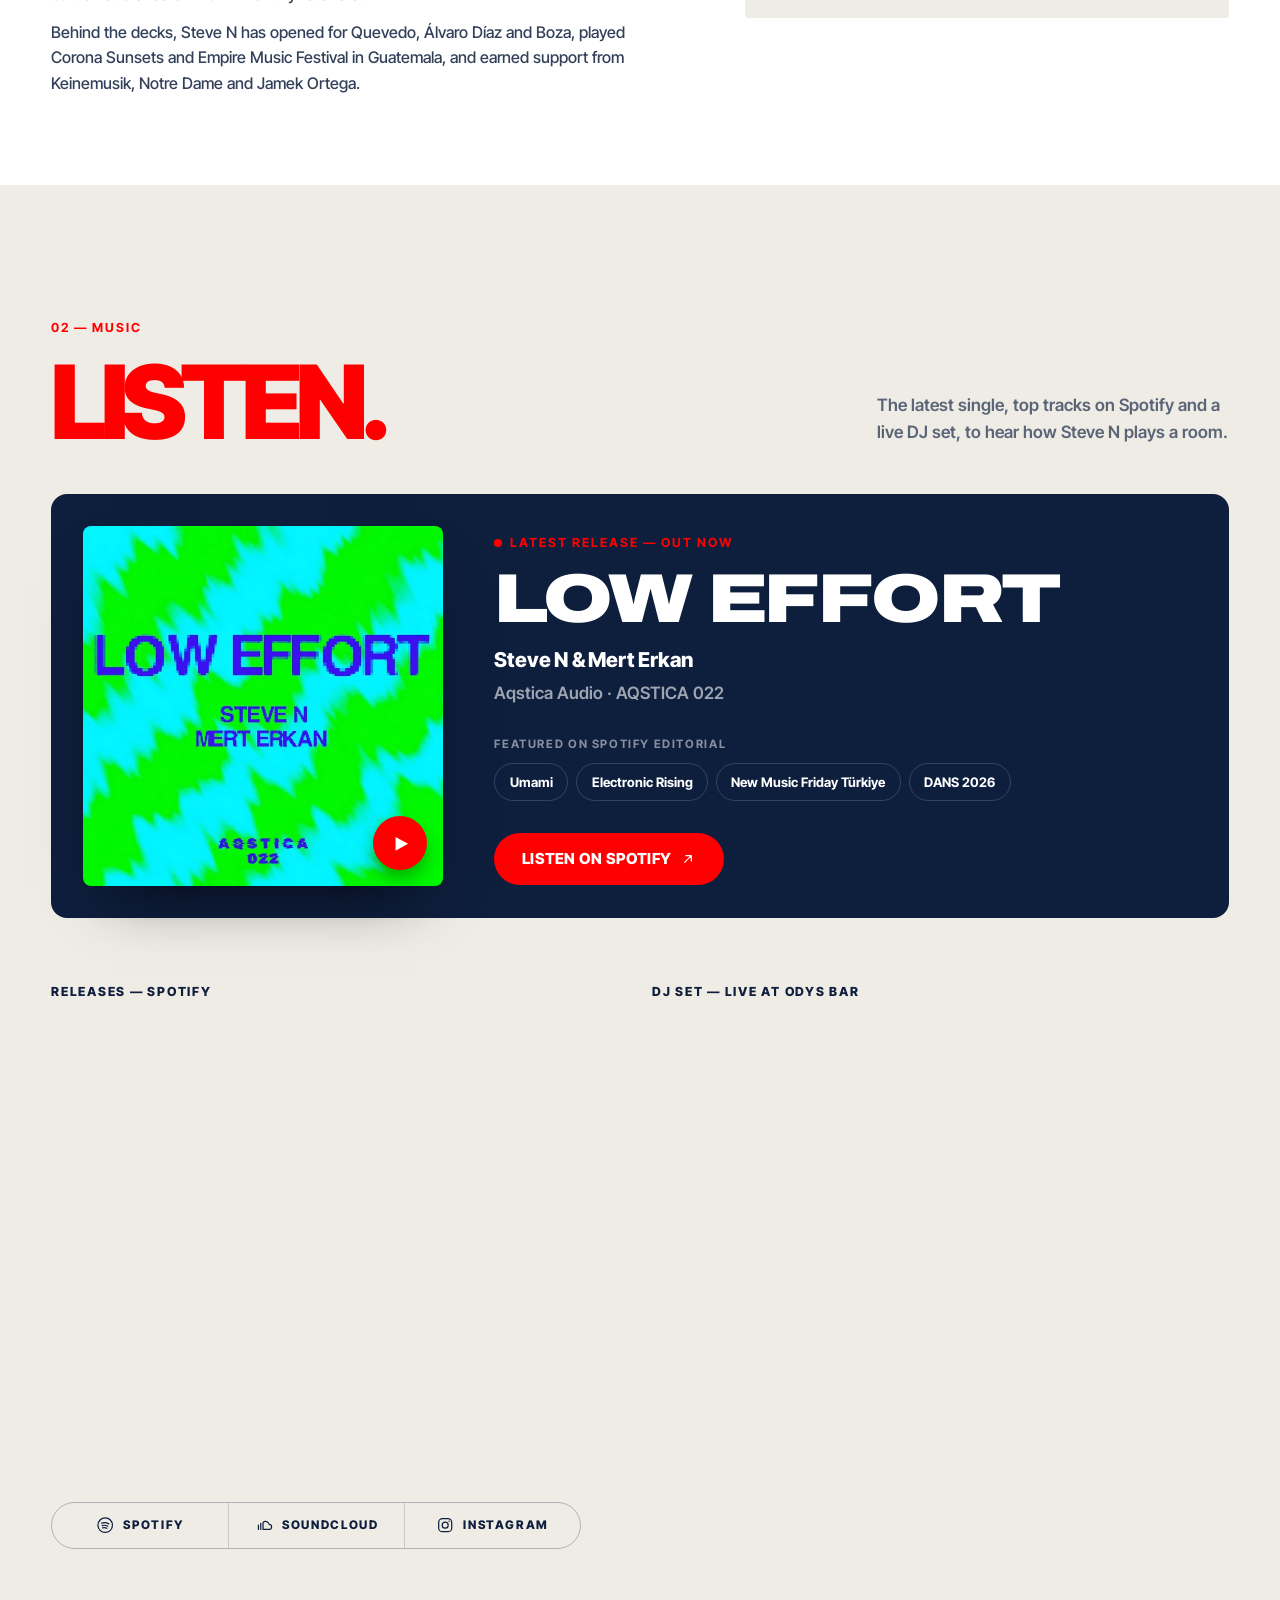
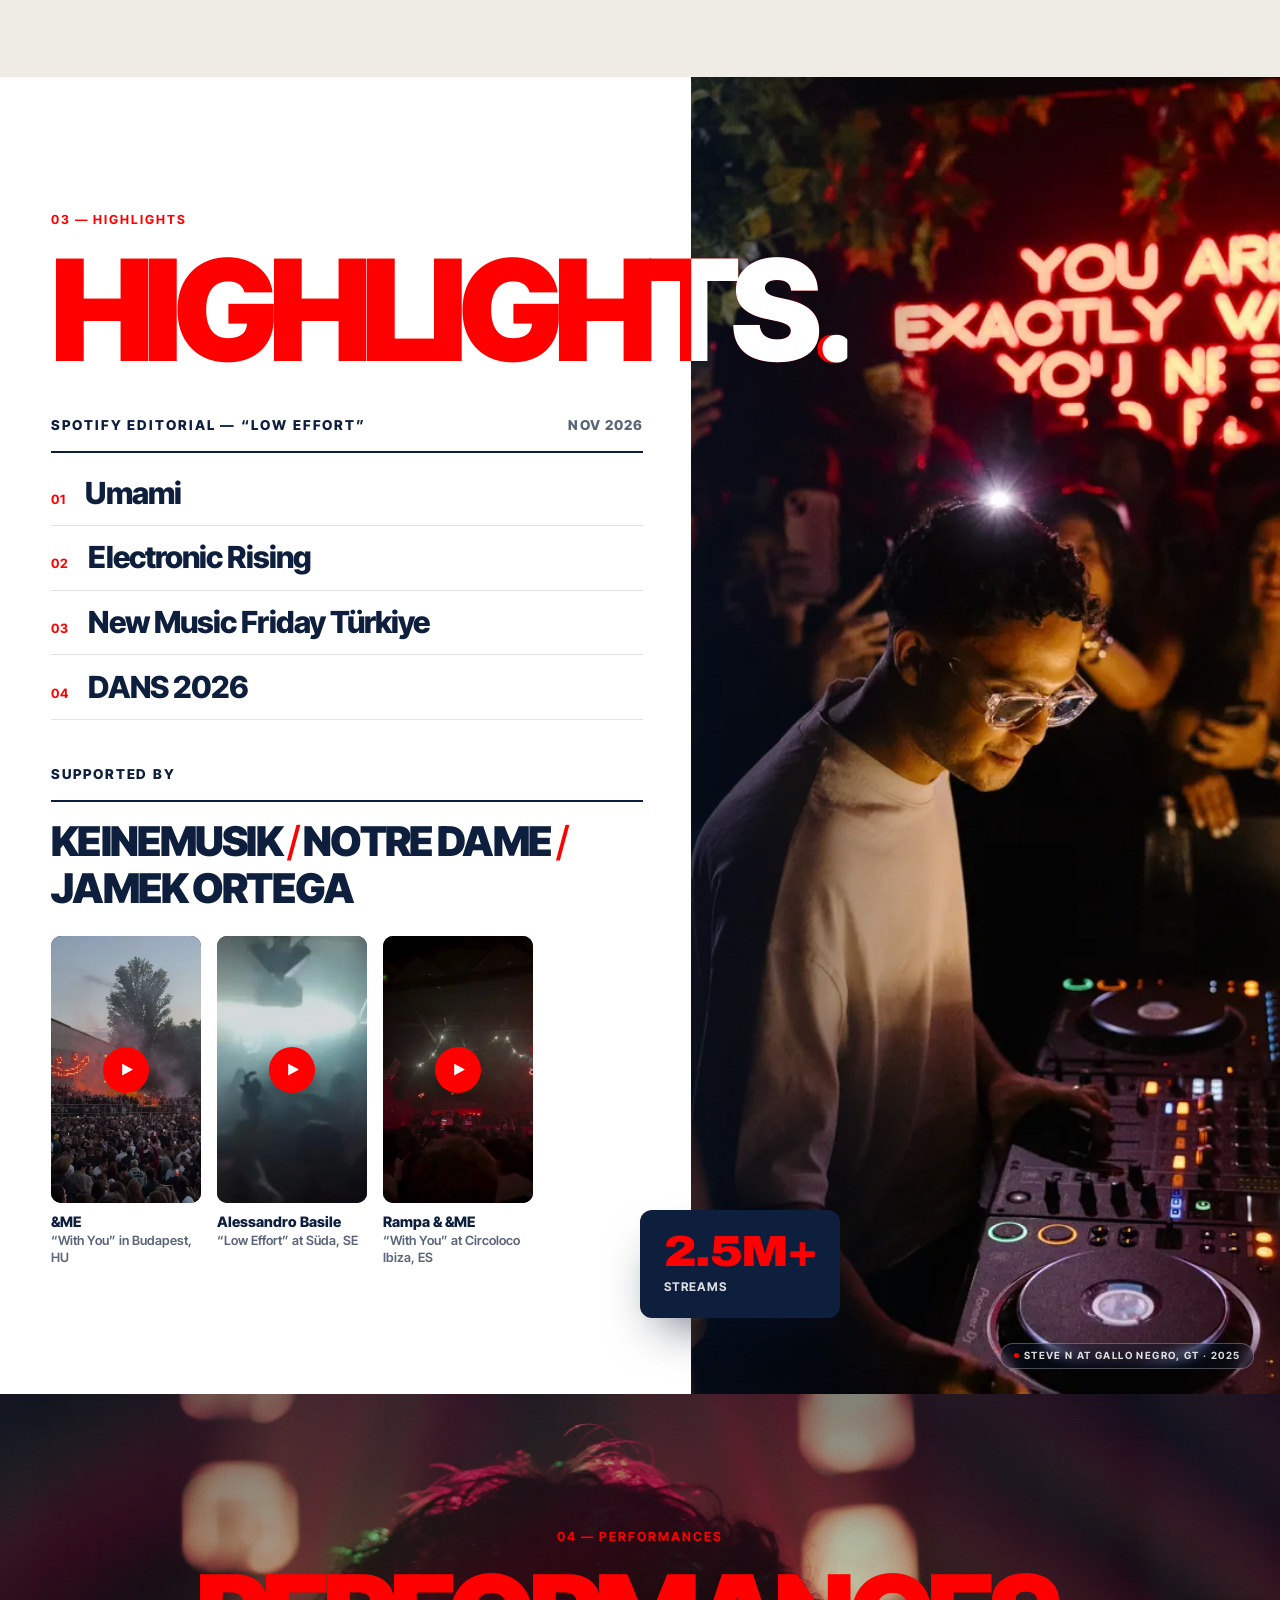
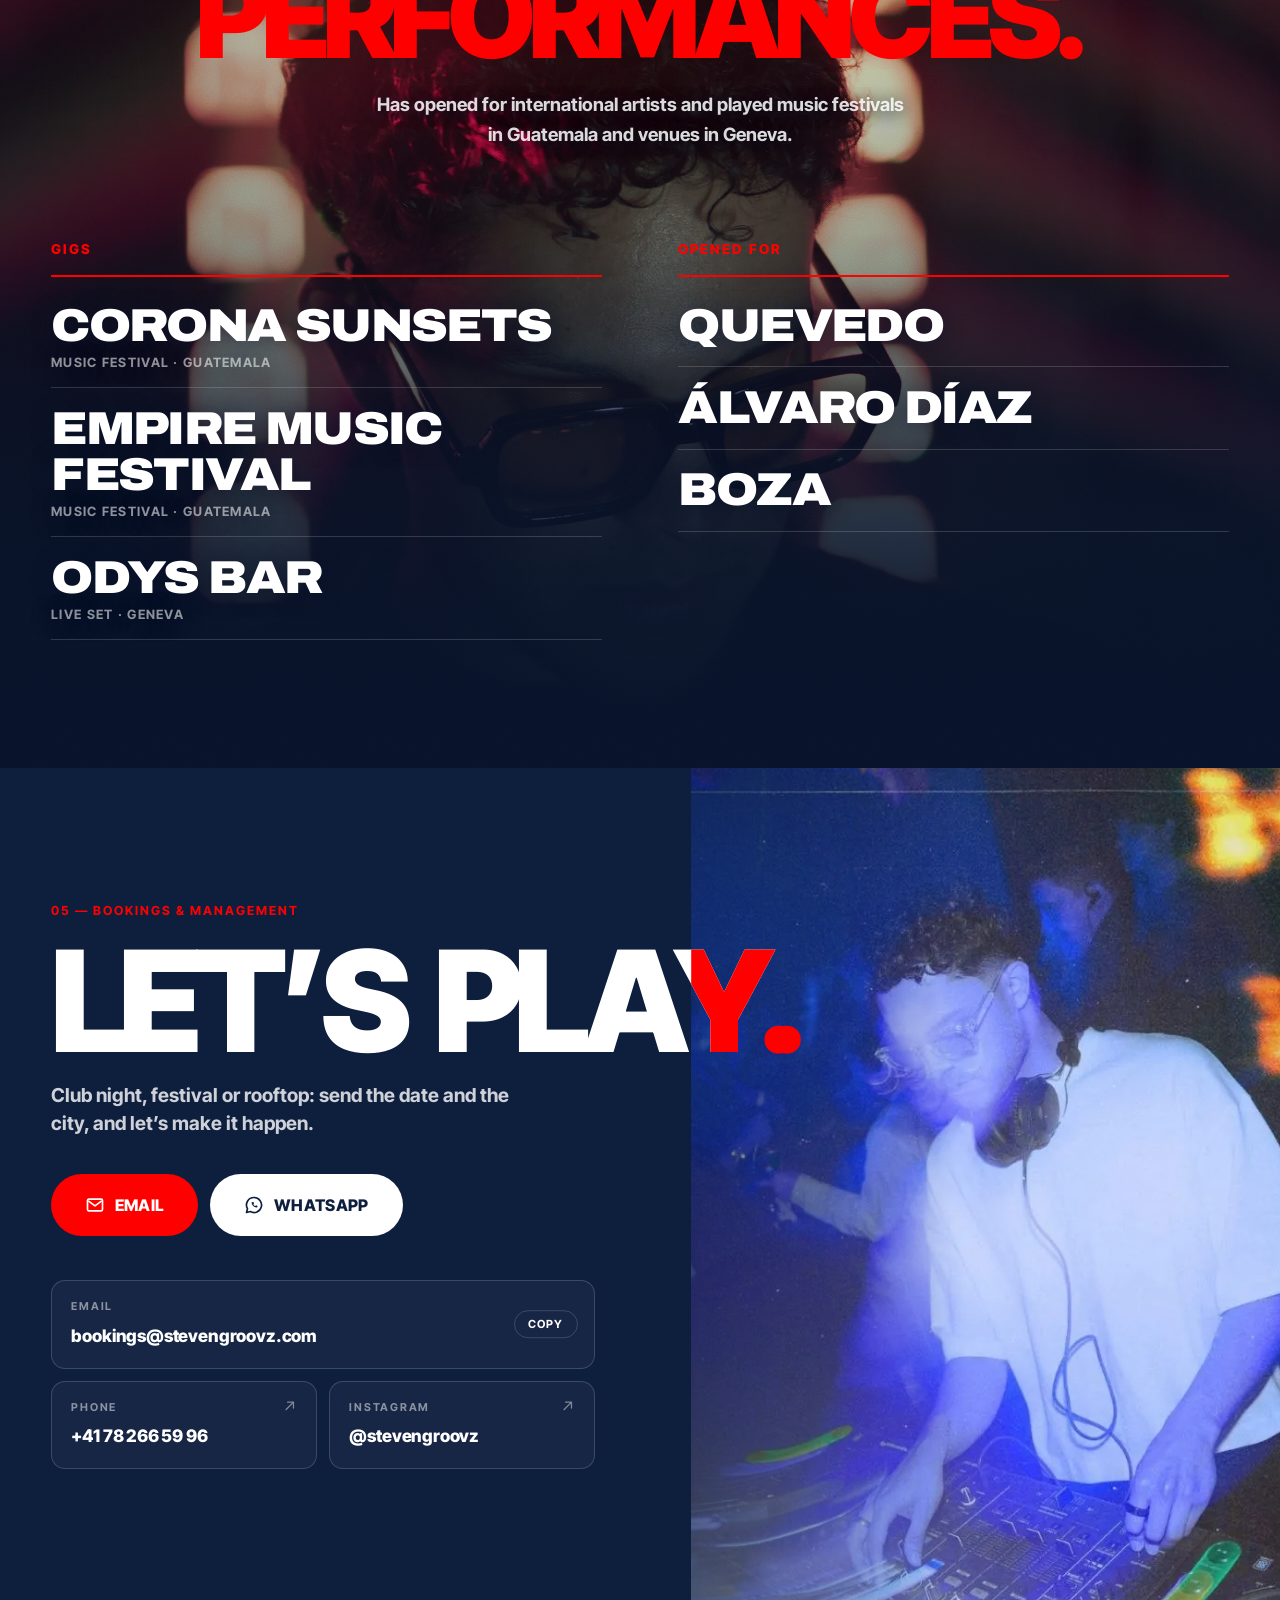
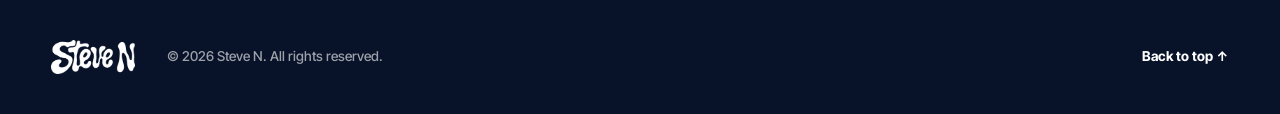
<file: presskit/index.html>
<!doctype html>
<html lang="en">
<head>
  <meta charset="utf-8">
  <meta name="viewport" content="width=device-width, initial-scale=1">
  <title>Steve N — DJ &amp; Producer</title>
  <meta name="description" content="Steve N is a Latin-born, Geneva-based house &amp; indie dance DJ and producer with 140K+ monthly Spotify listeners. Press kit and bookings.">
  <meta name="theme-color" content="#0E1E3D">

  <!-- Social share preview -->
  <link rel="canonical" href="https://stevengroovz.com/presskit/">
  <meta property="og:url" content="https://stevengroovz.com/presskit/">
  <meta property="og:type" content="website">
  <meta property="og:title" content="Steve N — DJ &amp; Producer">
  <meta property="og:description" content="Latin-born, Geneva-based house &amp; indie dance DJ and producer. 140K+ monthly Spotify listeners. Bookings open.">
  <meta property="og:image" content="https://stevengroovz.com/assets/img/og-steve-n.jpg">
  <meta property="og:image:width" content="1200">
  <meta property="og:image:height" content="630">
  <meta name="twitter:card" content="summary_large_image">
  <meta name="twitter:image" content="https://stevengroovz.com/assets/img/og-steve-n.jpg">

  <link rel="icon" href="../favicon.ico" sizes="48x48">
  <link rel="icon" type="image/png" sizes="32x32" href="../assets/icons/favicon-32.png">
  <link rel="apple-touch-icon" href="../assets/icons/apple-touch-icon.png">

  <link rel="preconnect" href="https://fonts.googleapis.com">
  <link rel="preconnect" href="https://fonts.gstatic.com" crossorigin>
  <link href="https://fonts.googleapis.com/css2?family=Archivo:wdth,wght@100..125,800..900&family=Inter+Tight:wght@500;600;700;800;900&display=swap" rel="stylesheet">
  <!-- Start loading the hero photo right away (largest image on first screen) -->
  <link rel="preload" as="image" href="../assets/img/hero-cutout.webp"
        imagesrcset="../assets/img/hero-cutout-1000.webp 1000w, ../assets/img/hero-cutout-1400.webp 1400w, ../assets/img/hero-cutout.webp 1874w"
        imagesizes="(max-width: 900px) 92vw, 55vw" fetchpriority="high">
  <link rel="stylesheet" href="../css/style.css?v=33">
</head>
<body>

  <!-- ============ NAV ============ -->
  <header class="nav">
    <div class="nav__inner">
      <a href="#top" class="nav__logo" aria-label="Steve N — back to top">
        <img src="../assets/logo/steve-n-logo-navy.webp" alt="Steve N" width="480" height="194">
      </a>
      <nav class="nav__links" aria-label="Main">
        <a href="#about" data-i18n="nav.about">About</a>
        <a href="#music" data-i18n="nav.music">Music</a>
        <a href="#highlights" data-i18n="nav.highlights">Highlights</a>
        <a href="#performances" data-i18n="nav.shows">Shows</a>
        <a href="#booking" data-i18n="nav.booking">Bookings</a>
      </nav>
      <!-- Back to the fan homepage -->
      <a href="../" class="nav__pill" data-i18n="pk.home">Home</a>
      <!-- Language switcher (translations live in ../js/i18n.js) -->
      <div class="lang" role="group" aria-label="Language">
        <button type="button" data-lang="en" aria-pressed="true">EN</button>
        <button type="button" data-lang="es" aria-pressed="false">ES</button>
        <button type="button" data-lang="fr" aria-pressed="false">FR</button>
      </div>
    </div>
  </header>

  <main id="top">

    <!-- ============ HERO ============ -->
    <section class="hero">
      <div class="hero__inner">
        <p class="eyebrow hero__eyebrow" data-i18n="hero.eyebrow"><span class="dot"></span>DJ &amp; Producer — Electronic Press Kit</p>
        <h1 class="hero__title">Steve&nbsp;N<span class="red">.</span></h1>

        <!-- Transparent cut-out, sits in front of the name -->
        <img class="hero__photo" src="../assets/img/hero-cutout.webp"
             srcset="../assets/img/hero-cutout-1000.webp 1000w, ../assets/img/hero-cutout-1400.webp 1400w, ../assets/img/hero-cutout.webp 1874w"
             sizes="(max-width: 900px) 92vw, 55vw"
             alt="Portrait of Steve N" width="1874" height="1706" fetchpriority="high">

        <div class="hero__bottom">
          <div class="hero__copy">
            <p class="hero__lead" data-i18n="hero.lead">
              Latin-born, Geneva-based <strong>house &amp; indie dance</strong> DJ and producer
              with <span class="red">140K+</span> monthly Spotify listeners.
            </p>
            <div class="hero__ctas">
              <a href="#music" class="btn btn--red" data-i18n="hero.listen">Listen</a>
            </div>
          </div>
        </div>
      </div>
    </section>

    <!-- ============ KEY NUMBERS ============ -->
    <section class="stats" aria-label="Key numbers">
      <div class="container stats__grid">
        <div class="stat">
          <span class="stat__num">140K+</span>
          <span class="stat__label" data-i18n="stats.1">Monthly listeners on Spotify</span>
        </div>
        <div class="stat">
          <span class="stat__num">2.1M+</span>
          <span class="stat__label" data-i18n="stats.2">Streams on “With&nbsp;You”</span>
        </div>
        <div class="stat">
          <span class="stat__num">250K+</span>
          <span class="stat__label" data-i18n="stats.3">Streams on “Mirame”</span>
        </div>
        <div class="stat">
          <span class="stat__num">1.7M</span>
          <span class="stat__label" data-i18n="stats.4">Combined saves on editorial playlists</span>
        </div>
      </div>
      <p class="container stats__note" data-i18n="stats.note">Spotify data as of Nov 2026</p>
    </section>

    <!-- ============ MARQUEE (genres) — both groups must stay identical for a seamless loop ============ -->
    <div class="marquee" aria-hidden="true">
      <div class="marquee__track">
        <div class="marquee__group">
          <span>House</span><i>✦</i><span>Indie Dance</span><i>✦</i><span>Indie Tech</span><i>✦</i><span>Melodic House</span><i>✦</i>
          <span>House</span><i>✦</i><span>Indie Dance</span><i>✦</i><span>Indie Tech</span><i>✦</i><span>Melodic House</span><i>✦</i>
        </div>
        <div class="marquee__group">
          <span>House</span><i>✦</i><span>Indie Dance</span><i>✦</i><span>Indie Tech</span><i>✦</i><span>Melodic House</span><i>✦</i>
          <span>House</span><i>✦</i><span>Indie Dance</span><i>✦</i><span>Indie Tech</span><i>✦</i><span>Melodic House</span><i>✦</i>
        </div>
      </div>
    </div>

    <!-- ============ ABOUT ============ -->
    <section class="section section--white section--compact" id="about">
      <div class="container about">
        <div class="about__text reveal">
          <p class="eyebrow" data-i18n="about.eyebrow">01 — About</p>
          <h2 class="title" data-i18n="about.title">About<span class="red">.</span></h2>
          <p class="lead" data-i18n="about.lead">
            Steve N is a Latin-born, Geneva-based DJ and producer moving between
            house and indie dance: warm, rhythmic and made for the dancefloor.
          </p>
          <p data-i18n="about.p1">
            Latest single <strong>“Low Effort”</strong> with Mert Erkan, out on Aqstica Audio, landed on
            the Spotify editorial playlists Umami, Electronic Rising, New Music Friday Türkiye and
            DANS&nbsp;2026. Earlier releases <strong>“With You”</strong> (2.1M+ streams) and
            <strong>“Mirame”</strong> (250K+) have built an audience of 140K+ monthly listeners.
          </p>
          <p data-i18n="about.p2">
            Behind the decks, Steve N has opened for Quevedo, Álvaro Díaz and Boza, played
            Corona Sunsets and Empire Music Festival in Guatemala, and earned support from
            Keinemusik, Notre Dame and Jamek Ortega.
          </p>
        </div>

        <aside class="facts reveal" aria-label="Quick facts">
          <p class="facts__head" data-i18n="facts.head">Quick facts</p>
          <dl>
            <div><dt data-i18n="facts.based">Based in</dt><dd data-i18n="facts.basedV">Geneva, Switzerland</dd></div>
            <div><dt data-i18n="facts.listeners">Monthly listeners</dt><dd data-i18n="facts.listenersV">140K+ on Spotify</dd></div>
            <div><dt data-i18n="facts.genres">Genres</dt><dd>House · Indie&nbsp;Dance · Indie&nbsp;Tech · Melodic&nbsp;House</dd></div>
            <div><dt data-i18n="facts.support">Supported by</dt><dd data-i18n="facts.supportV">Keinemusik · Notre&nbsp;Dame · Jamek&nbsp;Ortega &amp;&nbsp;more</dd></div>
          </dl>
        </aside>
      </div>
    </section>

    <!-- ============ MUSIC ============ -->
    <section class="section section--cream" id="music">
      <div class="container">
        <div class="section-head reveal">
          <div>
            <p class="eyebrow" data-i18n="music.eyebrow">02 — Music</p>
            <h2 class="title" data-i18n="music.title">Listen<span class="red">.</span></h2>
          </div>
          <p class="section-head__aside" data-i18n="music.aside">The latest single, top tracks on Spotify and a live DJ set, to hear how Steve N plays a room.</p>
        </div>

        <!-- Latest release -->
        <article class="release reveal">
          <a class="release__art" href="https://open.spotify.com/track/1wea00ieN9teG7W91s9bau" target="_blank" rel="noopener" aria-label="Play “Low Effort” on Spotify">
            <img src="../assets/img/low-effort-artwork.webp" alt="“Low Effort” single artwork — Steve N, Mert Erkan, Aqstica 022" width="640" height="640" loading="lazy" decoding="async">
            <span class="release__play" aria-hidden="true"><svg viewBox="0 0 24 24"><path d="M3.5 2.65 20.5 12 3.5 21.35Z"/></svg></span>
          </a>
          <div class="release__info">
            <p class="eyebrow" data-i18n="rel.eyebrow"><span class="dot"></span>Latest release — Out now</p>
            <h3 class="release__title">Low Effort</h3>
            <p class="release__artists">Steve N &amp; Mert Erkan</p>
            <p class="release__label">Aqstica Audio · AQSTICA 022</p>
            <p class="release__k" data-i18n="rel.k">Featured on Spotify editorial</p>
            <ul class="release__playlists">
              <li>Umami</li>
              <li>Electronic Rising</li>
              <li>New Music Friday Türkiye</li>
              <li>DANS 2026</li>
            </ul>
            <a class="btn btn--red" href="https://open.spotify.com/track/1wea00ieN9teG7W91s9bau" target="_blank" rel="noopener" data-i18n="rel.btn">Listen on Spotify <svg class="arw" viewBox="0 0 24 24" aria-hidden="true"><path d="M7 17 17 7M9 7h8v8"/></svg></a>
          </div>
        </article>

        <div class="music__grid">
          <div class="embed reveal">
            <p class="embed__label" data-i18n="embed.spotify">Releases — Spotify</p>
            <iframe src="https://open.spotify.com/embed/artist/0he1A3HWxtr44Ifk21DNKH?utm_source=generator&amp;theme=0"
                    width="100%" height="452" frameborder="0" loading="lazy"
                    allow="autoplay; clipboard-write; encrypted-media; fullscreen; picture-in-picture"
                    title="Steve N on Spotify"></iframe>
          </div>

          <div class="embed reveal">
            <p class="embed__label" data-i18n="embed.dj">DJ set — Live at Odys Bar</p>
            <iframe src="https://w.soundcloud.com/player/?url=https%3A//soundcloud.com/stevengroovz/steve-n-live-set-odys-bar&amp;color=%23ff0000&amp;auto_play=false&amp;hide_related=true&amp;show_comments=false&amp;show_user=true&amp;show_reposts=false&amp;show_teaser=false&amp;visual=true"
                    width="100%" height="452" frameborder="0" scrolling="no" loading="lazy" allow="autoplay"
                    title="Steve N — Live set at Odys Bar (SoundCloud)"></iframe>
          </div>
        </div>

        <nav class="music__links reveal" aria-label="Steve N online">
          <a href="https://open.spotify.com/artist/0he1A3HWxtr44Ifk21DNKH" class="seg" target="_blank" rel="noopener"><svg class="seg__icon" viewBox="0 0 24 24" aria-hidden="true"><circle cx="12" cy="12" r="9.5"/><path d="M7.4 9.4c3.1-1 6.6-.7 9.3.9M8 12.5c2.5-.7 5.2-.5 7.4.8M8.6 15.4c2-.5 4-.3 5.7.6"/></svg><span>Spotify</span></a>
          <a href="https://soundcloud.com/stevengroovz" class="seg" target="_blank" rel="noopener"><svg class="seg__icon" viewBox="0 0 24 24" aria-hidden="true"><path d="M10.5 17.5h7.7a3.3 3.3 0 0 0 .3-6.6 5 5 0 0 0-8-2.6v9.2Z"/><path d="M7.5 9.5v8M4.5 12v5.5"/></svg><span>SoundCloud</span></a>
          <a href="https://www.instagram.com/stevengroovz/" class="seg" target="_blank" rel="noopener"><svg class="seg__icon" viewBox="0 0 24 24" aria-hidden="true"><rect x="3.5" y="3.5" width="17" height="17" rx="5"/><circle cx="12" cy="12" r="3.9"/><circle cx="17.1" cy="6.9" r=".9" fill="currentColor" stroke="none"/></svg><span>Instagram</span></a>
        </nav>
      </div>
    </section>

    <!-- ============ HIGHLIGHTS ============ -->
    <!-- Photo panel bleeds to the right edge with a parallax image; the title runs across onto it -->
    <section class="section section--white hl" id="highlights">
      <figure class="hl__photo">
        <span class="hl__frame">
          <img src="../assets/img/live-booth-1800.webp"
               srcset="../assets/img/live-booth-900.webp 900w, ../assets/img/live-booth-1800.webp 1800w"
               sizes="(max-width: 900px) 100vw, 70vw"
               alt="Steve N DJing under a red neon sign reading “You are exactly where you need to be”, crowd filming"
               width="1800" height="2700" loading="lazy" decoding="async">
        </span>
        <span class="hl__stamp" data-i18n="hl.stamp">Steve N at Gallo Negro, GT · 2025</span>
        <figcaption class="hl__badge">
          <strong>2.5M+</strong>
          <span data-i18n="hl.badge">Streams</span>
        </figcaption>
      </figure>

      <div class="container">
        <div class="hl__content">
          <p class="eyebrow" data-i18n="hl.eyebrow">03 — Highlights</p>
          <h2 class="title hl__title" data-text="Highlights." data-i18n="hl.title">Highlights<span class="red">.</span></h2>

          <div class="block reveal">
            <h3 class="block__title" data-i18n="hl.editorial">Spotify editorial — “Low Effort” <span>Nov 2026</span></h3>
            <ul class="playlist">
              <li><span class="playlist__n">01</span>Umami</li>
              <li><span class="playlist__n">02</span>Electronic Rising</li>
              <li><span class="playlist__n">03</span>New Music Friday Türkiye</li>
              <li><span class="playlist__n">04</span>DANS 2026</li>
            </ul>
          </div>

          <div class="block reveal">
            <h3 class="block__title" data-i18n="hl.supported">Supported by</h3>
            <p class="support">Keinemusik <i>/</i> Notre Dame <i>/</i> Jamek Ortega</p>

            <!-- Support clips: thumbnail only until clicked, then the YouTube player loads (privacy-enhanced) -->
            <div class="clips">
              <a class="clip" href="https://www.youtube.com/shorts/cYGQYgLRR3g" target="_blank" rel="noopener" data-yt="cYGQYgLRR3g">
                <span class="clip__media">
                  <img src="../assets/img/support-cYGQYgLRR3g.webp" alt="&amp;ME playing “With You” in Budapest, Hungary" width="540" height="960" loading="lazy" decoding="async">
                  <span class="clip__play" aria-hidden="true"><svg viewBox="0 0 24 24"><path d="M3.5 2.65 20.5 12 3.5 21.35Z"/></svg></span>
                </span>
                <span class="clip__cap"><strong>&amp;ME</strong><span data-i18n="clip.1">“With You” in Budapest, HU</span></span>
              </a>
              <a class="clip" href="https://www.youtube.com/shorts/UCE_h8wZhOk" target="_blank" rel="noopener" data-yt="UCE_h8wZhOk">
                <span class="clip__media">
                  <img src="../assets/img/support-UCE_h8wZhOk.webp" alt="Alessandro Basile playing “Low Effort” at Süda, Sweden" width="338" height="600" loading="lazy" decoding="async">
                  <span class="clip__play" aria-hidden="true"><svg viewBox="0 0 24 24"><path d="M3.5 2.65 20.5 12 3.5 21.35Z"/></svg></span>
                </span>
                <span class="clip__cap"><strong>Alessandro Basile</strong><span data-i18n="clip.2">“Low Effort” at Süda, SE</span></span>
              </a>
              <a class="clip" href="https://www.youtube.com/shorts/1cJCioYvgPY" target="_blank" rel="noopener" data-yt="1cJCioYvgPY">
                <span class="clip__media">
                  <img src="../assets/img/support-1cJCioYvgPY.webp" alt="Rampa and &amp;ME playing “With You” at the Circoloco opening in Ibiza, Spain" width="540" height="960" loading="lazy" decoding="async">
                  <span class="clip__play" aria-hidden="true"><svg viewBox="0 0 24 24"><path d="M3.5 2.65 20.5 12 3.5 21.35Z"/></svg></span>
                </span>
                <span class="clip__cap"><strong>Rampa &amp; &amp;ME</strong><span data-i18n="clip.3">“With You” at Circoloco Ibiza, ES</span></span>
              </a>
            </div>
          </div>
        </div>
      </div>
    </section>

    <!-- ============ PERFORMANCES ============ -->
    <section class="section performances" id="performances">
      <!-- Background: photo (DSC00738) under a navy gradient + film grain -->
      <div class="performances__bg" aria-hidden="true">
        <img src="../assets/img/perf-3200.webp"
             srcset="../assets/img/perf-1200.webp 1200w, ../assets/img/perf-3200.webp 3200w"
             sizes="100vw" alt="" width="3200" height="1800" loading="lazy" decoding="async">
      </div>
      <div class="container performances__inner">
        <div class="performances__head reveal">
          <p class="eyebrow eyebrow--light" data-i18n="perf.eyebrow">04 — Performances</p>
          <h2 class="title title--xl" data-i18n="perf.title">Performances<span class="red">.</span></h2>
          <p class="performances__lead" data-i18n="perf.lead">Has opened for international artists and played music festivals in Guatemala and venues in Geneva.</p>
        </div>

        <div class="performances__grid">
          <div class="reveal">
            <p class="performances__label" data-i18n="perf.gigs">Gigs</p>
            <ul class="bigList">
              <li>Corona Sunsets <small data-i18n="perf.fest">Music Festival · Guatemala</small></li>
              <li>Empire Music Festival <small data-i18n="perf.fest">Music Festival · Guatemala</small></li>
              <li>Odys Bar <small data-i18n="perf.odys">Live set · Geneva</small></li>
            </ul>
          </div>
          <div class="reveal">
            <p class="performances__label" data-i18n="perf.opened">Opened for</p>
            <ul class="bigList">
              <li>Quevedo</li>
              <li>Álvaro Díaz</li>
              <li>Boza</li>
            </ul>
          </div>
        </div>
      </div>
    </section>

    <!-- ============ BOOKING ============ -->
    <!-- Same concept as Highlights: parallax photo on the right, title crosses onto it and turns red -->
    <section class="section hl booking" id="booking">
      <figure class="hl__photo">
        <span class="hl__frame">
          <img src="../assets/img/contact.webp" alt="Steve N behind the decks, mid-mix" width="1137" height="1080" loading="lazy" decoding="async">
        </span>
      </figure>

      <div class="container">
        <div class="hl__content booking__content">
          <p class="eyebrow" data-i18n="book.eyebrow">05 — Bookings &amp; Management</p>
          <h2 class="title hl__title" data-text="Let’s play." data-i18n="book.title">Let’s play<span class="red">.</span></h2>
          <p class="booking__lead" data-i18n="book.lead">Club night, festival or rooftop: send the date and the city, and let’s make it happen.</p>

          <!-- Both open a pre-filled message: your mail app / WhatsApp chat -->
          <div class="booking__ctas">
            <a class="btn btn--red btn--lg" data-i18n-msg="mail" href="mailto:bookings@stevengroovz.com?subject=Booking%20inquiry%20%E2%80%94%20Steve%20N&amp;body=Hi%20Steve%20N%2C%0D%0A%0D%0AWe%27d%20love%20to%20have%20you%20play.%0D%0A%0D%0AEvent%20%2F%20venue%3A%20%0D%0ACity%20%26%20country%3A%20%0D%0ADate%3A%20%0D%0ASet%20time%20%26%20length%3A%20%0D%0ACapacity%3A%20%0D%0AOffer%20%2F%20budget%3A%20%0D%0A%0D%0AThanks%2C%0D%0A">
              <svg class="btn__icon" viewBox="0 0 24 24" aria-hidden="true"><path d="M3 6.5A1.5 1.5 0 0 1 4.5 5h15A1.5 1.5 0 0 1 21 6.5v11a1.5 1.5 0 0 1-1.5 1.5h-15A1.5 1.5 0 0 1 3 17.5v-11Z" fill="none" stroke="currentColor" stroke-width="2"/><path d="m4 7 8 6 8-6" fill="none" stroke="currentColor" stroke-width="2" stroke-linejoin="round"/></svg>
              <span data-i18n="book.email">Email</span>
            </a>
            <a class="btn btn--light btn--lg" data-i18n-msg="wa" href="https://wa.me/41782665996?text=Hi%20Steve%20N%2C%20we%27d%20love%20to%20have%20you%20play%21%0A%0AEvent%20%2F%20venue%3A%20%0ACity%3A%20%0ADate%3A%20" target="_blank" rel="noopener">
              <svg class="btn__icon" viewBox="0 0 24 24" aria-hidden="true"><path d="M12 3a9 9 0 0 0-7.8 13.5L3 21l4.6-1.2A9 9 0 1 0 12 3Z" fill="none" stroke="currentColor" stroke-width="2" stroke-linejoin="round"/><path d="M9 8.5c0 3.6 2.9 6.5 6.5 6.5l1-1.6-2-1-1 .9a4 4 0 0 1-2.3-2.3l.9-1-1-2-1.6 1Z" fill="currentColor"/></svg>
              WhatsApp
            </a>
          </div>

          <div class="ctiles">
            <div class="ctile ctile--wide">
              <span class="ctile__k" data-i18n="book.email">Email</span>
              <a class="ctile__v" href="mailto:bookings@stevengroovz.com">bookings@stevengroovz.com</a>
              <button type="button" class="ctile__copy copy" data-copy="bookings@stevengroovz.com" data-i18n="copy">Copy</button>
            </div>
            <a class="ctile" href="tel:+41782665996">
              <span class="ctile__k" data-i18n="tile.phone">Phone</span>
              <span class="ctile__v">+41 78 266 59 96</span>
              <span class="ctile__arrow" aria-hidden="true"><svg class="arw" viewBox="0 0 24 24" aria-hidden="true"><path d="M7 17 17 7M9 7h8v8"/></svg></span>
            </a>
            <a class="ctile" href="https://www.instagram.com/stevengroovz/" target="_blank" rel="noopener">
              <span class="ctile__k">Instagram</span>
              <span class="ctile__v">@stevengroovz</span>
              <span class="ctile__arrow" aria-hidden="true"><svg class="arw" viewBox="0 0 24 24" aria-hidden="true"><path d="M7 17 17 7M9 7h8v8"/></svg></span>
            </a>
          </div>
        </div>
      </div>
    </section>
  </main>

  <!-- ============ FOOTER ============ -->
  <footer class="footer">
    <div class="container footer__inner">
      <img src="../assets/logo/steve-n-logo-white.webp" alt="Steve N" class="footer__logo" width="480" height="194" loading="lazy" decoding="async">
      <p data-i18n="footer.rights">© 2026 Steve N. All rights reserved.</p>
      <a href="#top" class="footer__top" data-i18n="footer.top">Back to top ↑</a>
    </div>
  </footer>

  <script src="../js/i18n.js?v=12"></script>
  <script>
    // Safety net: any link to another website always opens in a new tab
    document.querySelectorAll('a[href^="http"]').forEach(function (a) {
      if (a.host !== location.host) { a.target = '_blank'; a.rel = 'noopener'; }
    });

    // Support clips: swap the thumbnail for the YouTube player on click
    // (without JavaScript the link simply opens the Short on YouTube)
    document.querySelectorAll('.clip[data-yt]').forEach(function (clip) {
      clip.addEventListener('click', function (e) {
        if (clip.classList.contains('is-playing')) { e.preventDefault(); return; }
        e.preventDefault();
        var frame = document.createElement('iframe');
        frame.src = 'https://www.youtube-nocookie.com/embed/' + clip.dataset.yt + '?autoplay=1&playsinline=1&rel=0&modestbranding=1';
        frame.title = clip.querySelector('img').alt;
        frame.allow = 'autoplay; encrypted-media; picture-in-picture; fullscreen';
        frame.allowFullscreen = true;
        var media = clip.querySelector('.clip__media');
        media.querySelector('img').remove();
        media.appendChild(frame);
        clip.classList.add('is-playing');
      });
    });

    // Copy-email button (optional enhancement — the site works without it)
    document.querySelectorAll('.copy').forEach(function (btn) {
      btn.addEventListener('click', function () {
        if (!navigator.clipboard) return;
        navigator.clipboard.writeText(btn.dataset.copy).then(function () {
          var L = window.snLabel || function (k, d) { return d; };
          btn.textContent = L('copied', 'Copied');
          setTimeout(function () { btn.textContent = L('copy', 'Copy'); }, 1800);
        });
      });
    });
  </script>
</body>
</html>
</file>
<file: css/style.css>
/* =========================================================
   STEVE N — Electronic Press Kit
   Colors: white / cream, dark blue, red
   ========================================================= */

:root {
  --cream: #EFECE5;      /* matches the press-kit slides */
  --white: #FFFFFF;
  --navy: #0E1E3D;
  --navy-deep: #081329;
  --navy-soft: #1B2D52;
  --red: #FF0000;
  --red-dark: #D60000;
  --ink-muted: #5A6578;
  --line: rgba(14, 30, 61, .12);
  --line-light: rgba(255, 255, 255, .16);

  --font-display: "Archivo", "Arial Black", sans-serif;
  --font: "Inter Tight", "Helvetica Neue", Arial, sans-serif;

  --gutter: clamp(16px, 4vw, 56px);
  --max: 1320px;
  --nav-h: 72px;
  --radius: 4px;
}

*, *::before, *::after { box-sizing: border-box; }

html { scroll-behavior: smooth; scroll-padding-top: var(--nav-h); }
@media (prefers-reduced-motion: reduce) { html { scroll-behavior: auto; } }

body {
  margin: 0;
  background: var(--white);
  color: var(--navy);
  font-family: var(--font);
  font-weight: 500;
  font-size: 1.0625rem;
  line-height: 1.6;
  -webkit-font-smoothing: antialiased;
  text-rendering: optimizeLegibility;
}

img { display: block; max-width: 100%; height: auto; }
a { color: inherit; }
ul { list-style: none; margin: 0; padding: 0; }
figure { margin: 0; }
p { margin: 0 0 1em; }
strong { font-weight: 700; }

.red { color: var(--red); }

.container {
  width: 100%;
  max-width: var(--max);
  margin: 0 auto;
  padding: 0 var(--gutter);
}

/* ---------- Type ---------- */
.eyebrow {
  display: inline-flex;
  align-items: center;
  gap: .6em;
  margin: 0 0 1.25rem;
  font-size: .78rem;
  font-weight: 700;
  letter-spacing: .16em;
  text-transform: uppercase;
  color: var(--red);
}
.eyebrow--light { color: var(--red); }

.dot {
  width: 8px; height: 8px;
  border-radius: 50%;
  background: var(--red);
  box-shadow: 0 0 0 0 rgba(255, 0, 0, .6);
  animation: pulse 2s infinite;
}
@keyframes pulse {
  70% { box-shadow: 0 0 0 10px rgba(255, 0, 0, 0); }
  100% { box-shadow: 0 0 0 0 rgba(255, 0, 0, 0); }
}

.title {
  margin: 0 0 2rem;
  font-family: var(--font);
  font-weight: 900;
  font-size: clamp(3rem, 8vw, 7rem);
  line-height: .86;
  letter-spacing: -.065em;
  text-transform: uppercase;
  color: var(--red);
}
.title > .red { color: var(--red); margin-left: -.03em; }
.title--xl { font-size: clamp(2.4rem, 9vw, 8.5rem); }

.lead {
  font-size: clamp(1.25rem, 2vw, 1.6rem);
  line-height: 1.35;
  font-weight: 700;
  letter-spacing: -.02em;
}

/* ---------- Buttons ---------- */
.btn {
  display: inline-flex;
  align-items: center;
  justify-content: center;
  gap: .6em;
  padding: 1rem 1.6rem;
  border: 2px solid transparent;
  border-radius: 999px;
  font-family: var(--font);
  font-size: .95rem;
  font-weight: 800;
  letter-spacing: .02em;
  text-decoration: none;
  text-transform: uppercase;
  line-height: 1;
  cursor: pointer;
  transition: background .2s, color .2s, border-color .2s, transform .2s;
}
.btn:hover { transform: translateY(-2px); }
.btn span { transition: transform .2s; }
.btn:hover span { transform: translateX(3px); }

.btn--red { background: var(--red); color: var(--white); }
.btn--red:hover { background: var(--red-dark); }


.btn--lg { padding: 1.2rem 2rem; font-size: 1rem; }

:focus-visible { outline: 3px solid var(--red); outline-offset: 3px; }

/* ---------- Nav ---------- */
.nav {
  position: fixed;
  inset: 0 0 auto;
  z-index: 50;
  height: var(--nav-h);
  background: rgba(239, 236, 229, .82);
  backdrop-filter: saturate(160%) blur(14px);
  -webkit-backdrop-filter: saturate(160%) blur(14px);
  border-bottom: 1px solid var(--line);
}
.nav__inner {
  height: 100%;
  max-width: var(--max);
  margin: 0 auto;
  padding: 0 var(--gutter);
  display: flex;
  align-items: center;
  gap: 2rem;
}
.nav__logo img { height: 32px; width: auto; }
.nav__links {
  display: flex;
  gap: 2rem;
  margin-left: auto;
}
.nav__links a {
  position: relative;
  font-size: .85rem;
  font-weight: 700;
  letter-spacing: .04em;
  text-transform: uppercase;
  text-decoration: none;
}
.nav__links a::after {
  content: "";
  position: absolute;
  left: 0; right: 0; bottom: -4px;
  height: 2px;
  background: var(--red);
  transform: scaleX(0);
  transform-origin: left;
  transition: transform .25s;
}
.nav__links a:hover::after { transform: scaleX(1); }

/* Small outlined link next to the language switcher (Press kit ↔ Home); stays visible on phones */
.nav__pill {
  flex: none;
  padding: .5rem .9rem;
  border: 1px solid rgba(14, 30, 61, .22);
  border-radius: 999px;
  font-size: .72rem;
  font-weight: 800;
  letter-spacing: .1em;
  line-height: 1;
  text-transform: uppercase;
  text-decoration: none;
  white-space: nowrap;
  transition: border-color .2s, color .2s, background .2s;
}
.nav__pill:hover { border-color: var(--red); color: var(--red); }
.nav__links + .nav__pill { margin-left: -.75rem; }   /* sit a little closer to the last link */

/* Language switcher (EN / ES / FR) */
.lang {
  display: flex;
  flex: none;
  padding: 3px;
  border: 1px solid var(--line);
  border-radius: 999px;
  background: rgba(255, 255, 255, .55);
}
.lang button {
  padding: .42rem .62rem;
  border: 0;
  border-radius: 999px;
  background: transparent;
  color: var(--ink-muted);
  font: 800 .72rem/1 var(--font);
  letter-spacing: .08em;
  cursor: pointer;
  transition: background .2s, color .2s;
}
.lang button:hover { color: var(--navy); }
.lang button[aria-pressed="true"] { background: var(--navy); color: var(--white); }

/* ---------- Hero ---------- */
.hero {
  --hero-pad: clamp(2rem, 6vh, 4.5rem);
  /* "STEVE N." is ~5.8em wide: size it to always fill the container exactly */
  --title-fs: calc((min(100vw, var(--max)) - 2 * var(--gutter)) / 5.95);
  position: relative;
  min-height: 100svh;
  padding-top: var(--nav-h);
  background: var(--cream);
  overflow: hidden;
  isolation: isolate;
}
.hero__inner {
  position: relative;
  max-width: var(--max);
  min-height: calc(100svh - var(--nav-h));
  margin: 0 auto;
  padding: var(--hero-pad) var(--gutter) clamp(2.5rem, 7vh, 5rem);
  display: flex;
  flex-direction: column;
}
.hero__eyebrow { color: var(--navy); }
.hero__title {
  position: relative;
  z-index: 1;
  margin: 0;
  font-family: var(--font-display);
  font-weight: 900;
  font-stretch: 125%;
  font-variation-settings: "wdth" 125;
  font-size: var(--title-fs);
  line-height: .8;
  letter-spacing: -.035em;
  text-transform: uppercase;
  color: var(--red);
  white-space: nowrap;
}
.hero__bottom {
  margin-top: auto;
  position: relative;
  z-index: 3;
}
.hero__copy { max-width: 24rem; }
.hero__lead {
  font-size: clamp(1.3rem, 2.1vw, 1.75rem);
  font-weight: 800;
  line-height: 1.22;
  letter-spacing: -.025em;
  margin-bottom: 2rem;
}
.hero__lead strong { font-weight: 800; }
.hero__ctas { display: flex; flex-wrap: wrap; gap: .75rem; }
.hero__ctas .btn { padding-inline: 2.5rem; }   /* single button: a little wider */

/* Transparent cut-out that sits IN FRONT of the name: the top of the hair
   starts partway down the letters (--photo-overlap = share of the letters left uncovered). */
.hero__photo {
  --photo-overlap: .28;
  --photo-top: calc(var(--hero-pad) + 2.5rem + var(--title-fs) * var(--photo-overlap));
  position: absolute;
  z-index: 2;
  top: var(--photo-top);
  left: calc(50% + 7vw);  /* = 57% of the screen width */
  height: calc(100% - var(--photo-top));
  width: auto;
  max-width: none;
  transform: translateX(-39%);  /* centres the head (39% across the image) on "left" */
  pointer-events: none;
}

/* ---------- Stats ---------- */
.stats {
  background: var(--navy);
  color: var(--white);
  padding: clamp(3rem, 6vw, 4.5rem) 0 1.5rem;
}
.stats__grid {
  display: grid;
  grid-template-columns: repeat(4, 1fr);
}
.stat {
  display: flex;
  flex-direction: column;
  gap: .6rem;
  padding: 0 clamp(1rem, 2vw, 2rem);
  border-left: 1px solid var(--line-light);
}
.stat:first-child { border-left: 0; padding-left: 0; }
.stat__num {
  font-family: var(--font-display);
  font-weight: 900;
  font-stretch: 110%;
  font-variation-settings: "wdth" 110;
  font-size: clamp(2.4rem, 4.6vw, 4rem);
  line-height: 1;
  letter-spacing: -.04em;
  color: var(--red);
}
.stat__label {
  max-width: 12em;
  font-size: .85rem;
  font-weight: 700;
  letter-spacing: .06em;
  line-height: 1.35;
  text-transform: uppercase;
  color: rgba(255, 255, 255, .88);
}
.stats__note {
  margin: 2.5rem auto 0;
  font-size: .75rem;
  letter-spacing: .06em;
  text-transform: uppercase;
  color: rgba(255, 255, 255, .45);
}

/* ---------- Marquee ---------- */
.marquee {
  --marquee-gap: clamp(1.5rem, 3vw, 2.75rem);
  overflow: hidden;
  background: var(--red);
  color: var(--white);
  padding: .8rem 0;
}
.marquee__track {
  display: flex;
  width: max-content;
  animation: marquee 45s linear infinite;
}
.marquee__group {
  display: flex;
  align-items: center;
  gap: var(--marquee-gap);
  padding-right: var(--marquee-gap);  /* keeps spacing even where the two groups meet */
  font-family: var(--font-display);
  font-weight: 800;
  font-stretch: 125%;
  font-variation-settings: "wdth" 125;
  font-size: clamp(.78rem, 1vw, .9rem);
  line-height: 1;
  letter-spacing: .32em;
  text-transform: uppercase;
  white-space: nowrap;
}
.marquee__group span { margin-right: -.32em; }  /* cancel trailing letter-spacing so gaps are even */
.marquee__group i { font-style: normal; font-size: .75em; letter-spacing: 0; opacity: .6; }
@keyframes marquee { to { transform: translateX(-50%); } }
@media (prefers-reduced-motion: reduce) { .marquee__track { animation: none; } }

/* ---------- Sections ---------- */
.section { padding: clamp(5rem, 10vw, 9rem) 0; }
.section--white { background: var(--white); }
.section--cream { background: var(--cream); }

.section-head {
  display: flex;
  justify-content: space-between;
  align-items: flex-end;
  gap: 2rem;
  margin-bottom: 3rem;
}
.section-head .title { margin-bottom: 0; }
.section-head__aside {
  max-width: 22rem;
  margin: 0;
  color: var(--ink-muted);
  font-weight: 600;
}

/* ---------- About ---------- */
.section--compact { padding: clamp(3.5rem, 6vw, 5.5rem) 0; }

.about {
  display: grid;
  grid-template-columns: 1.3fr 1fr;
  gap: clamp(2rem, 5vw, 5rem);
  align-items: center;
}
.about .title { margin-bottom: 1.25rem; font-size: clamp(2.6rem, 6vw, 5rem); }
.about__text .lead {
  margin-bottom: 1rem;
  max-width: 36rem;
  font-size: clamp(1.15rem, 1.6vw, 1.4rem);
}
.about__text p:not(.eyebrow):not(.lead) {
  max-width: 38rem;
  margin-bottom: .75em;
  font-size: 1rem;
  color: #33405A;
}

.facts {
  padding: 1.5rem 1.75rem 1.75rem;
  background: var(--cream);
  border-radius: var(--radius);
}
.facts__head {
  margin: 0 0 .25rem;
  font-size: .78rem;
  font-weight: 800;
  letter-spacing: .16em;
  text-transform: uppercase;
  color: var(--red);
}
/* 2 × 2 grid of facts */
.facts dl {
  display: grid;
  grid-template-columns: 1fr 1fr;
  column-gap: 1.5rem;
  margin: 0;
}
.facts dl div { padding: .85rem 0; border-bottom: 1px solid var(--line); }
.facts dl div:nth-last-child(-n+2) { border-bottom: 0; padding-bottom: 0; }   /* no trailing divider */
.facts dt {
  margin-bottom: .2rem;
  font-size: .72rem;
  font-weight: 700;
  letter-spacing: .08em;
  text-transform: uppercase;
  color: var(--ink-muted);
}
.facts dd { margin: 0; font-weight: 800; line-height: 1.35; letter-spacing: -.01em; }

/* ---------- Music ---------- */
/* Latest release card */
.release {
  display: grid;
  grid-template-columns: minmax(220px, 360px) 1fr;
  gap: clamp(1.5rem, 4vw, 3.5rem);
  align-items: center;
  margin-bottom: clamp(2.5rem, 5vw, 4rem);
  padding: clamp(1.25rem, 2.5vw, 2rem);
  background: var(--navy);
  color: var(--white);
  border-radius: 16px;
}
.release__art {
  position: relative;
  display: block;
  aspect-ratio: 1;
  overflow: hidden;
  border-radius: 8px;
  box-shadow: 0 30px 60px -28px rgba(0, 0, 0, .7);
}
.release__art img { width: 100%; height: 100%; object-fit: cover; transition: transform .6s ease; }
.release__art:hover img { transform: scale(1.04); }
.release__play {
  position: absolute;
  right: 1rem; bottom: 1rem;
  display: grid;
  place-items: center;
  width: 54px; height: 54px;
  padding-left: 3px;
  border-radius: 50%;
  background: var(--red);
  color: var(--white);
  font-size: 1.1rem;
  box-shadow: 0 10px 24px -8px rgba(0, 0, 0, .6);
  transition: transform .2s;
}
.release__art:hover .release__play { transform: scale(1.08); }
.release__info .eyebrow { margin-bottom: 1rem; }
.release__title {
  margin: 0 0 .9rem;
  font-family: var(--font-display);
  font-weight: 900;
  font-stretch: 125%;
  font-variation-settings: "wdth" 125;
  font-size: clamp(2.3rem, 5.4vw, 4.6rem);
  line-height: .88;
  letter-spacing: -.035em;
  text-transform: uppercase;
}
.release__artists { margin: 0 0 .2rem; font-size: clamp(1.1rem, 1.6vw, 1.35rem); font-weight: 800; letter-spacing: -.01em; }
.release__label { margin: 0 0 1.75rem; font-weight: 600; color: rgba(255, 255, 255, .6); }
.release__k {
  margin: 0 0 .6rem;
  font-size: .72rem;
  font-weight: 700;
  letter-spacing: .14em;
  text-transform: uppercase;
  color: rgba(255, 255, 255, .5);
}
.release__playlists { display: flex; flex-wrap: wrap; gap: .5rem; margin-bottom: 2rem; }
.release__playlists li {
  padding: .45rem .9rem;
  border: 1px solid var(--line-light);
  border-radius: 999px;
  font-size: .82rem;
  font-weight: 700;
}

.music__grid {
  display: grid;
  grid-template-columns: 1fr 1fr;
  gap: 1.5rem;
}
.embed__label {
  margin: 0 0 .75rem;
  font-size: .78rem;
  font-weight: 800;
  letter-spacing: .14em;
  text-transform: uppercase;
}
.embed iframe { display: block; width: 100%; border: 0; border-radius: 12px; }

/* Thin drawn arrow (replaces the ↗ glyph everywhere) */
.arw {
  width: 1em; height: 1em; flex: none;
  fill: none; stroke: currentColor; stroke-width: 1.75;
  stroke-linecap: round; stroke-linejoin: round;
  vertical-align: -.12em;
  transition: transform .25s ease, color .25s ease;
}
.btn .arw { width: 1.05em; height: 1.05em; }

/* Profile links: one compact button group (outlined pill split in three) */
.music__links {
  display: inline-grid;
  grid-auto-flow: column;
  grid-auto-columns: 1fr;
  margin-top: 2.25rem;
  border: 1.5px solid rgba(14, 30, 61, .28);
  border-radius: 999px;
  overflow: hidden;
}
.seg {
  display: flex;
  align-items: center;
  justify-content: center;
  gap: .55rem;
  padding: .8rem 1.6rem;
  font-size: .74rem;
  font-weight: 800;
  letter-spacing: .14em;
  text-transform: uppercase;
  text-decoration: none;
  color: var(--navy);
  white-space: nowrap;
  transition: background .2s, color .2s;
}
.seg + .seg { border-left: 1.5px solid rgba(14, 30, 61, .18); }
.seg__icon {
  width: 1.15rem; height: 1.15rem; flex: none;
  fill: none; stroke: currentColor; stroke-width: 1.6;
  stroke-linecap: round; stroke-linejoin: round;
  transition: color .2s;
}
.seg:hover { background: var(--navy); color: var(--cream); }
.seg:hover .seg__icon { color: var(--red); }

/* ---------- Highlights ---------- */
/* Photo panel: absolutely placed on the right, full section height, bleeding off the edge */
.hl {
  --hl-photo-w: 46cqw;            /* cqw = % of this section's width (excludes the scrollbar) */
  container-type: inline-size;
  position: relative;
  overflow: clip;   /* clip (not hidden) so scroll-linked animations follow the page scroll */
  min-height: 52rem;
}
.hl__photo {
  position: absolute;
  top: 0; right: 0; bottom: 0;
  width: var(--hl-photo-w);
  margin: 0;
}
.hl__frame {
  position: absolute;
  inset: 0;
  overflow: hidden;
  background: var(--navy-deep);
  view-timeline: --hl-photo block;
}
.hl__frame img {
  position: absolute;
  left: 0; top: -10%;
  width: 100%;
  height: 120%;          /* extra height = room for the parallax movement */
  object-fit: cover;
  object-position: center 30%;
}
/* darken the left edge slightly so the red title reads where it crosses onto the photo */
.hl__frame::after {
  content: "";
  position: absolute;
  inset: 0;
  background: linear-gradient(90deg, rgba(8, 19, 41, .55) 0%, rgba(8, 19, 41, 0) 45%);
}
/* Parallax: the photo drifts slower than the page while scrolling (modern browsers) */
@supports (animation-timeline: view()) {
  @media (prefers-reduced-motion: no-preference) {
    .hl__frame img {
      animation: hl-parallax linear both;
      animation-timeline: --hl-photo;
      animation-range: cover;
    }
    @keyframes hl-parallax {
      from { transform: translateY(-7%); }
      to   { transform: translateY(7%); }
    }
  }
}
.hl__badge {
  position: absolute;
  z-index: 2;
  left: calc(-1 * clamp(2rem, 4vw, 3.5rem));   /* straddles the photo edge */
  bottom: clamp(2.5rem, 6vw, 5rem);
  max-width: 15.5rem;
  padding: 1.25rem 1.5rem 1.35rem;
  background: var(--navy);
  color: var(--white);
  border-radius: 12px;
  box-shadow: 0 24px 50px -20px rgba(8, 19, 41, .65);
}
.hl__badge strong {
  display: block;
  margin-bottom: .35rem;
  font-family: var(--font-display);
  font-weight: 900;
  font-stretch: 115%;
  font-variation-settings: "wdth" 115;
  font-size: clamp(2rem, 3.4vw, 2.9rem);
  line-height: 1;
  letter-spacing: -.04em;
  color: var(--red);
}
.hl__badge span {
  display: block;
  font-size: .75rem;
  font-weight: 700;
  line-height: 1.4;
  letter-spacing: .08em;
  text-transform: uppercase;
  color: rgba(255, 255, 255, .85);
}

/* Small location stamp in the photo corner */
.hl__stamp {
  position: absolute;
  z-index: 2;
  right: clamp(1rem, 2vw, 1.75rem);
  bottom: clamp(1rem, 2vw, 1.75rem);
  display: inline-flex;
  align-items: center;
  gap: .5em;
  padding: .45rem .8rem;
  border: 1px solid rgba(255, 255, 255, .28);
  border-radius: 999px;
  background: rgba(8, 19, 41, .38);
  -webkit-backdrop-filter: blur(6px);
          backdrop-filter: blur(6px);
  color: rgba(255, 255, 255, .85);
  font-size: .62rem;
  font-weight: 700;
  letter-spacing: .14em;
  line-height: 1;
  text-transform: uppercase;
  white-space: nowrap;
}
.hl__stamp::before {
  content: "";
  width: 5px; height: 5px;
  border-radius: 50%;
  background: var(--red);
}

.hl__content {
  position: relative;
  z-index: 3;
  /* everything left of the photo, minus a 3rem gap */
  width: calc(100cqw - var(--hl-photo-w) - 3rem - max(0px, (100cqw - var(--max)) / 2) - var(--gutter));
}
/* Oversized title that runs across onto the photo (like STEVE N. in the hero) */
.hl__title {
  position: relative;
  width: max-content;   /* box = full text width so the white copy lines up */
  margin-bottom: .25rem;
  font-size: clamp(3.2rem, 11vw, 10rem);
  white-space: nowrap;
  word-spacing: .12em;   /* the tight letter-spacing would otherwise swallow the space */
}
/* White copy of the title, visible only where it sits over the photo */
.hl__title::after {
  content: attr(data-text);
  content: attr(data-text) / "";
  position: absolute;
  inset: 0;
  color: var(--white);
  pointer-events: none;
  clip-path: inset(0 0 0 calc(100cqw - var(--hl-photo-w) - max(0px, (100cqw - var(--max)) / 2) - var(--gutter)));
}
.block { margin-top: 2.75rem; }
.block__title {
  display: flex;
  justify-content: space-between;
  align-items: baseline;
  margin: 0 0 .5rem;
  padding-bottom: .9rem;
  border-bottom: 2px solid var(--navy);
  font-size: .85rem;
  font-weight: 800;
  letter-spacing: .14em;
  text-transform: uppercase;
}
.block__title span { color: var(--ink-muted); letter-spacing: .08em; }

.playlist li {
  display: flex;
  align-items: baseline;
  gap: 1.25rem;
  padding: .85rem 0;
  border-bottom: 1px solid var(--line);
  font-size: clamp(1.3rem, 2.4vw, 1.9rem);
  font-weight: 800;
  letter-spacing: -.03em;
  line-height: 1.2;
}
.playlist__n {
  font-size: .8rem;
  font-weight: 700;
  letter-spacing: .05em;
  color: var(--red);
}

.support {
  margin: 1rem 0 0;
  font-size: clamp(1.6rem, 3.2vw, 2.6rem);
  font-weight: 900;
  line-height: 1.15;
  letter-spacing: -.045em;
  text-transform: uppercase;
}
.support i { font-style: normal; color: var(--red); font-weight: 500; }

/* Support clips (small vertical videos under "Supported by") */
.clips {
  display: grid;
  grid-template-columns: repeat(3, minmax(0, 150px));
  gap: 1rem;
  margin-top: 1.5rem;
}
.clip { display: block; text-decoration: none; }
.clip__media {
  position: relative;
  display: block;
  aspect-ratio: 9 / 16;
  overflow: hidden;
  border-radius: 10px;
  background: var(--navy);
}
.clip__media img, .clip__media iframe {
  position: absolute;
  inset: 0;
  width: 100%;
  height: 100%;
  border: 0;
  object-fit: cover;
}
.clip__media img { transition: transform .6s ease, filter .3s; filter: brightness(.85); }
.clip:hover .clip__media img { transform: scale(1.05); filter: brightness(1); }
.clip__play {
  position: absolute;
  left: 50%; top: 50%;
  display: grid;
  place-items: center;
  width: 46px; height: 46px;
  padding-left: 3px;
  border-radius: 50%;
  background: var(--red);
  color: var(--white);
  font-size: .95rem;
  transform: translate(-50%, -50%);
  box-shadow: 0 10px 24px -8px rgba(0, 0, 0, .6);
  transition: transform .2s;
}
.clip:hover .clip__play { transform: translate(-50%, -50%) scale(1.1); }
.clip.is-playing .clip__play { display: none; }
/* Play triangle drawn as SVG (the ▶ character turns into an emoji on iPhone); same size as the old glyph */
.release__play svg, .clip__play svg, .disc__play svg { display: block; width: 1em; height: 1em; fill: currentColor; }
.clip__cap {
  display: block;
  margin-top: .6rem;
  font-size: .8rem;
  font-weight: 600;
  line-height: 1.35;
  color: var(--ink-muted);
}
.clip__cap strong { display: block; font-size: .9rem; font-weight: 800; color: var(--navy); }

/* ---------- Performances ---------- */
.performances {
  position: relative;
  overflow: clip;
  background: var(--navy-deep);
  color: var(--white);
}
.performances__bg {
  position: absolute;
  inset: 0;
  z-index: 0;          /* own stacking layer, so the veil + grain stay behind the text */
  overflow: hidden;
  view-timeline: --perf block;
}
.performances__bg img {
  position: absolute;
  inset: 0;
  width: 100%;
  height: 100%;
  object-fit: cover;
  object-position: center 30%;
  filter: saturate(1.05) contrast(1.05);
}
/* Navy veil: lighter around the top/centre (title), heavier where the lists sit */
.performances__bg::before {
  content: "";
  position: absolute;
  inset: 0;
  z-index: 1;
  background:
    radial-gradient(ellipse 75% 65% at 50% 32%, rgba(8, 19, 41, 0) 0%, rgba(8, 19, 41, .55) 100%),
    linear-gradient(180deg, rgba(8, 19, 41, .35) 0%, rgba(8, 19, 41, .12) 22%, rgba(8, 19, 41, .3) 45%, rgba(8, 19, 41, .78) 70%, var(--navy-deep) 97%);
}
/* Film grain texture */
.performances__bg::after {
  content: "";
  position: absolute;
  inset: 0;
  z-index: 2;
  background-image: url("data:image/svg+xml,%3Csvg xmlns='http://www.w3.org/2000/svg' width='220' height='220'%3E%3Cfilter id='n'%3E%3CfeTurbulence type='fractalNoise' baseFrequency='.85' numOctaves='3' stitchTiles='stitch'/%3E%3CfeColorMatrix values='0 0 0 0 1 0 0 0 0 1 0 0 0 0 1 0 0 0 .55 0'/%3E%3C/filter%3E%3Crect width='100%25' height='100%25' filter='url(%23n)'/%3E%3C/svg%3E");
  background-size: 220px;
  opacity: .22;
  mix-blend-mode: overlay;
}
/* Slow zoom-out as the section scrolls into view */
@supports (animation-timeline: view()) {
  @media (prefers-reduced-motion: no-preference) {
    .performances__bg img {
      animation: perf-zoom linear both;
      animation-timeline: --perf;
      animation-range: entry 0% cover 60%;
    }
    @keyframes perf-zoom {
      from { transform: scale(1.18); }
      to   { transform: scale(1.02); }
    }
  }
}
.performances__inner { position: relative; z-index: 1; }
.performances__head { text-align: center; margin: 0 auto clamp(3.5rem, 7vw, 6rem); }
.performances__head .title { margin-bottom: 1.5rem; }
.performances__lead {
  text-shadow: 0 2px 16px rgba(8, 19, 41, .75);
  max-width: 34rem;
  margin: 0 auto;
  font-size: 1.15rem;
  font-weight: 700;
  color: rgba(255, 255, 255, .85);
}

.performances__grid {
  display: grid;
  grid-template-columns: 1fr 1fr;
  gap: clamp(2rem, 6vw, 6rem);
}
.performances__label {
  margin: 0 0 .5rem;
  padding-bottom: .9rem;
  border-bottom: 2px solid var(--red);
  font-size: .85rem;
  font-weight: 800;
  letter-spacing: .14em;
  text-transform: uppercase;
  color: var(--red);
}
.bigList li {
  text-shadow: 0 2px 20px rgba(8, 19, 41, .6);
  display: flex;
  flex-direction: column;
  align-items: flex-start;
  gap: .5rem;
  padding: 1.1rem 0;
  border-bottom: 1px solid var(--line-light);
  font-family: var(--font-display);
  font-weight: 900;
  font-stretch: 112%;
  font-variation-settings: "wdth" 112;
  font-size: clamp(1.8rem, 3.6vw, 3rem);
  line-height: 1;
  letter-spacing: -.035em;
  text-transform: uppercase;
  transition: color .2s, padding-left .25s;
}
.bigList li:hover { color: var(--red); padding-left: .5rem; }
.bigList small {
  font-family: var(--font);
  font-size: .8rem;
  font-weight: 700;
  letter-spacing: .1em;
  color: rgba(255, 255, 255, .55);
}

/* ---------- Booking ---------- */
/* Reuses the Highlights layout (.hl): parallax photo right, title crossing onto it */
.booking { background: var(--navy); color: var(--white); }
.booking .hl__title { color: var(--white); }
.booking .hl__title::after { color: var(--red); }        /* letters turn red over the photo */
.booking .hl__frame img { object-position: 70% 30%; }   /* keep the DJ in frame */

.booking__lead {
  max-width: 30rem;
  margin: 1.25rem 0 2.25rem;
  font-size: clamp(1.1rem, 1.5vw, 1.3rem);
  font-weight: 700;
  line-height: 1.45;
  color: rgba(255, 255, 255, .8);
}
.booking__ctas { display: flex; flex-wrap: wrap; gap: .75rem; margin-bottom: 2.75rem; }
.btn__icon { width: 1.25em; height: 1.25em; flex: none; }
.btn--light { background: var(--white); color: var(--navy); }
.btn--light:hover { background: var(--cream); }

/* Contact tiles */
.ctiles {
  display: grid;
  grid-template-columns: 1fr 1fr;
  gap: .75rem;
  max-width: 34rem;
}
.ctile {
  position: relative;
  display: flex;
  flex-direction: column;
  gap: .4rem;
  min-width: 0;
  padding: 1.05rem 1.2rem 1.15rem;
  border: 1px solid var(--line-light);
  border-radius: 14px;
  background: rgba(255, 255, 255, .04);
  color: var(--white);
  text-decoration: none;
  transition: border-color .25s, background .25s, transform .25s;
}
.ctile--wide { grid-column: 1 / -1; }
a.ctile:hover, .ctile--wide:hover {
  border-color: rgba(255, 0, 0, .55);
  background: rgba(255, 255, 255, .07);
  transform: translateY(-2px);
}
.ctile__k {
  font-size: .68rem;
  font-weight: 700;
  letter-spacing: .16em;
  text-transform: uppercase;
  color: rgba(255, 255, 255, .5);
}
.ctile__v {
  font-size: clamp(1rem, 1.35vw, 1.15rem);
  font-weight: 800;
  letter-spacing: -.01em;
  color: var(--white);
  text-decoration: none;
  overflow-wrap: anywhere;
}
.ctile--wide .ctile__v { padding-right: 4.5rem; }
.ctile__arrow {
  position: absolute;
  top: .95rem; right: 1.1rem;
  font-weight: 800;
  color: rgba(255, 255, 255, .45);
  transition: color .2s, transform .2s;
}
a.ctile:hover .ctile__arrow { color: var(--red); transform: translate(2px, -2px); }
.ctile__arrow .arw { width: 1.1rem; height: 1.1rem; display: block; }
.ctile__copy {
  position: absolute;
  top: 50%; right: 1rem;
  transform: translateY(-50%);
  padding: .45rem .85rem;
  border: 1px solid var(--line-light);
  border-radius: 999px;
  background: transparent;
  color: var(--white);
  font: 700 .7rem/1 var(--font);
  letter-spacing: .1em;
  text-transform: uppercase;
  cursor: pointer;
  transition: background .2s, color .2s, border-color .2s;
}
.ctile__copy:hover { background: var(--white); border-color: var(--white); color: var(--navy); }

/* ---------- Footer ---------- */
.footer {
  background: var(--navy-deep);
  color: rgba(255, 255, 255, .6);
  padding: 2.5rem 0;
  font-size: .85rem;
}
.footer__inner { display: flex; align-items: center; gap: 2rem; }
.footer__inner p { margin: 0; }
.footer__logo { height: 34px; width: auto; }
.footer__top { margin-left: auto; text-decoration: none; font-weight: 700; color: var(--white); }
.footer__top:hover { color: var(--red); }

/* ---------- Scroll reveal (modern browsers only) ---------- */
@supports (animation-timeline: view()) {
  @media (prefers-reduced-motion: no-preference) {
    .reveal {
      animation: reveal linear both;
      animation-timeline: view();
      animation-range: entry 0% entry 35%;
    }
    @keyframes reveal {
      from { opacity: 0; transform: translateY(40px); }
      to { opacity: 1; transform: none; }
    }
  }
}

/* =========================================================
   Responsive
   ========================================================= */
@media (max-width: 1080px) {
  .nav__links { gap: 1.4rem; }
}

@media (max-width: 900px) {
  .music__links { display: grid; width: 100%; margin-top: 1.75rem; }
  .seg { padding: .75rem .4rem; gap: .4rem; font-size: .64rem; letter-spacing: .08em; }
  .seg__icon { width: 1rem; height: 1rem; }
  :root { --nav-h: 64px; }
  .nav__links { display: none; }
  .nav__inner { justify-content: space-between; gap: .6rem; }
  .nav__pill { margin-left: auto !important; padding: .48rem .75rem; font-size: .66rem; }
  .nav__logo img { height: 28px; }

  /* Mobile "magazine cover": hair overlaps the name, the torso fades into the
     background and the intro text + buttons sit on top of the fade. */
  .hero { min-height: 0; }
  .hero__inner { min-height: 0; padding-bottom: 2.75rem; }
  .hero__photo {
    position: relative;
    top: auto;
    left: auto;
    transform: none;
    height: auto;
    width: min(100%, 520px);
    margin: calc(var(--title-fs) * -.42) auto 0;
    -webkit-mask-image: linear-gradient(to bottom, #000 42%, rgba(0,0,0,.35) 68%, transparent 86%);
            mask-image: linear-gradient(to bottom, #000 42%, rgba(0,0,0,.35) 68%, transparent 86%);
  }
  .hero__bottom { margin-top: clamp(-9rem, -24vw, -5rem); }

  .stats__grid { grid-template-columns: 1fr 1fr; row-gap: 2.5rem; }
  .stat:nth-child(3) { border-left: 0; padding-left: 0; }

  .about { grid-template-columns: 1fr; }

  /* Highlights on mobile: full-bleed photo on top, fading out, title overlapping its bottom */
  .hl { min-height: 0; padding-top: 0; }
  .hl__photo { position: relative; top: auto; right: auto; bottom: auto; width: 100%; aspect-ratio: 4 / 5; }
  .hl__frame {
    -webkit-mask-image: linear-gradient(to bottom, #000 55%, transparent 100%);
            mask-image: linear-gradient(to bottom, #000 55%, transparent 100%);
  }
  .hl__frame::after, .hl__title::after { display: none; }
  .hl__badge {
    left: auto; right: var(--gutter);
    top: calc(var(--gutter) + 2.6rem); bottom: auto;   /* below the location stamp */
    padding: .9rem 1.1rem 1rem;
    max-width: 11.5rem;
  }
  .hl__badge strong { font-size: 1.9rem; }
  .hl__stamp { right: auto; left: var(--gutter); bottom: auto; top: var(--gutter); font-size: .56rem; }
  .hl__badge span { font-size: .66rem; }
  .hl__content { width: auto; margin-top: calc(-1 * clamp(5rem, 22vw, 9rem)); }
  .clips { grid-template-columns: repeat(3, minmax(0, 1fr)); gap: .75rem; }
  .booking .hl__content { margin-top: calc(-1 * clamp(4rem, 18vw, 7rem)); }

  .release { grid-template-columns: 1fr; }
  .release__art { max-width: 420px; }
  .music__grid { grid-template-columns: 1fr; }
  .performances__grid { grid-template-columns: 1fr; }
  .section-head { flex-direction: column; align-items: flex-start; }

}

@media (max-width: 560px) {
  body { font-size: 1rem; }
  .facts { padding: 1.25rem 1.25rem 1.5rem; }
  .facts dl { column-gap: 1rem; }
  .block__title { flex-direction: column; align-items: flex-start; gap: .3rem; }
  .booking__ctas .btn { flex: 1; padding-inline: 1rem; }
  .ctile { padding: .9rem 1rem 1rem; }
  .ctile__v { font-size: .95rem; }
  .ctile--wide .ctile__v { padding-right: 0; font-size: .92rem; }
  .ctile__copy { top: .7rem; transform: none; padding: .35rem .7rem; }   /* sits beside the label, not the address */
  .facts dl div:nth-child(n+3) { grid-column: 1 / -1; }  /* Genres + Played with full width */
  .facts dl div:nth-last-child(2) { border-bottom: 1px solid var(--line); padding-bottom: .85rem; }

  .footer__inner { flex-direction: column; align-items: flex-start; gap: 1rem; }
  .footer__top { margin-left: 0; }
}
</file>
<file: css/fan.css>
/* =========================================================
   STEVE N — Fan homepage (index.html)
   Builds on style.css (same colours, type, nav, buttons, .hl, .clip, marquee).
   ========================================================= */

.fan { background: var(--navy-deep); }

/* ---------- Dark nav ---------- */
.nav--dark {
  background: rgba(8, 19, 41, .78);
  border-bottom-color: var(--line-light);
  color: var(--white);
}
.nav--dark .lang { background: rgba(255, 255, 255, .06); border-color: var(--line-light); }
.nav--dark .lang button { color: rgba(255, 255, 255, .6); }
.nav--dark .lang button:hover { color: var(--white); }
.nav--dark .lang button[aria-pressed="true"] { background: var(--white); color: var(--navy); }
.nav--dark .nav__pill { border-color: rgba(255, 255, 255, .25); color: rgba(255, 255, 255, .85); }
.nav--dark .nav__pill:hover { border-color: var(--red); color: var(--white); }

/* ---------- Hero ---------- */
.fhero {
  --hero-pad: clamp(2rem, 6vh, 4.5rem);
  --title-fs: calc((min(100vw, var(--max)) - 2 * var(--gutter)) / 5.95);
  position: relative;
  min-height: 100svh;
  padding-top: var(--nav-h);
  overflow: hidden;
  isolation: isolate;
  color: var(--white);
  background:
    radial-gradient(ellipse 38% 55% at 60% 62%, rgba(255, 0, 0, .26), rgba(255, 0, 0, 0) 70%),
    radial-gradient(ellipse 90% 80% at 55% 100%, #15295a 0%, var(--navy-deep) 72%);
}
/* film grain (same texture as the press kit's Performances) */
.fhero::before {
  content: "";
  position: absolute;
  inset: 0;
  z-index: 0;
  background-image: url("data:image/svg+xml,%3Csvg xmlns='http://www.w3.org/2000/svg' width='220' height='220'%3E%3Cfilter id='n'%3E%3CfeTurbulence type='fractalNoise' baseFrequency='.85' numOctaves='3' stitchTiles='stitch'/%3E%3CfeColorMatrix values='0 0 0 0 1 0 0 0 0 1 0 0 0 0 1 0 0 0 .55 0'/%3E%3C/filter%3E%3Crect width='100%25' height='100%25' filter='url(%23n)'/%3E%3C/svg%3E");
  background-size: 220px;
  opacity: .14;
  mix-blend-mode: overlay;
  pointer-events: none;
}
/* the figure fades into the page at the bottom; the text sits on top */
.fhero::after {
  content: "";
  position: absolute;
  left: 0; right: 0; bottom: 0;
  height: 34%;
  z-index: 3;
  background: linear-gradient(to bottom, rgba(8, 19, 41, 0), var(--navy-deep) 92%);
  pointer-events: none;
}
.fhero__inner {
  position: relative;
  max-width: var(--max);
  min-height: calc(100svh - var(--nav-h));
  margin: 0 auto;
  padding: var(--hero-pad) var(--gutter) clamp(2.5rem, 7vh, 5rem);
  display: flex;
  flex-direction: column;
}
.fhero__eyebrow { position: relative; z-index: 4; color: rgba(255, 255, 255, .85); }
.fhero__title { color: var(--cream); }

/* Portrait: the press kit cut-out (.hero__photo in style.css), over the name */

.fhero__bottom {
  position: relative;
  z-index: 4;
  margin-top: auto;
  max-width: 26rem;
}
.fhero__lead {
  margin-bottom: 1.75rem;
  font-size: clamp(1.3rem, 2.1vw, 1.75rem);
  font-weight: 800;
  line-height: 1.22;
  letter-spacing: -.025em;
}
.fhero__ctas { display: flex; flex-wrap: wrap; align-items: center; gap: 1rem 1.25rem; }
.fhero__ctas .btn { padding-inline: 2.5rem; }

/* Round platform icons (quick links) */
.plat { display: flex; flex-wrap: wrap; gap: .45rem; }
.plat a {
  display: grid;
  place-items: center;
  width: 42px; height: 42px;
  border: 1px solid rgba(255, 255, 255, .22);
  border-radius: 50%;
  color: rgba(255, 255, 255, .85);
  transition: background .2s, color .2s, border-color .2s, transform .2s;
}
.plat a:hover { background: var(--white); border-color: var(--white); color: var(--navy); transform: translateY(-2px); }
.plat svg, .plink__icon {
  width: 19px; height: 19px;
  fill: none; stroke: currentColor; stroke-width: 1.6;
  stroke-linecap: round; stroke-linejoin: round;
}

/* ---------- Music: latest release ---------- */
.latest {
  display: grid;
  grid-template-columns: minmax(240px, 400px) 1fr;
  gap: clamp(2.5rem, 8vw, 7.5rem);
  align-items: center;
  margin-bottom: clamp(3.5rem, 7vw, 6rem);
}
.latest__art {
  position: relative;
  display: block;
  aspect-ratio: 1;
}
.latest__art img {
  position: relative;
  z-index: 1;
  width: 100%; height: 100%;
  object-fit: cover;
  border-radius: 6px;
  box-shadow: 0 34px 60px -30px rgba(8, 19, 41, .75);
}
/* Record sliding out of the sleeve (spins a little on hover) */
.latest__vinyl {
  position: absolute;
  z-index: 0;
  top: 3%; left: 3%;
  width: 94%;
  aspect-ratio: 1;
  border-radius: 50%;
  background:
    radial-gradient(circle, var(--cream) 0 1.6%, var(--red) 1.8% 15%, #0b0b0b 15.3% 17%, transparent 17.2%),
    conic-gradient(from 20deg, rgba(255,255,255,0) 0deg, rgba(255,255,255,.13) 25deg, rgba(255,255,255,0) 55deg, rgba(255,255,255,0) 180deg, rgba(255,255,255,.1) 205deg, rgba(255,255,255,0) 235deg),
    repeating-radial-gradient(circle, #111 0 1.5px, #1d1d1f 2px 3.5px);
  box-shadow: 0 20px 40px -20px rgba(0, 0, 0, .6);
  transform: translateX(28%) rotate(0deg);
  transition: transform 1.1s cubic-bezier(.2, .7, .2, 1);
}
.latest__art:hover .latest__vinyl { transform: translateX(40%) rotate(160deg); }

.latest__info .eyebrow { margin-bottom: 1rem; }
.latest__title {
  margin: 0 0 .8rem;
  font-family: var(--font-display);
  font-weight: 900;
  font-stretch: 125%;
  font-variation-settings: "wdth" 125;
  font-size: clamp(2.4rem, 5.4vw, 4.6rem);
  line-height: .88;
  letter-spacing: -.035em;
  text-transform: uppercase;
}
.latest__by { margin: 0 0 .15rem; font-size: clamp(1.1rem, 1.6vw, 1.35rem); font-weight: 800; letter-spacing: -.01em; }
.latest__label { margin: 0 0 1.5rem; font-weight: 600; color: var(--ink-muted); }
.latest__player { display: block; width: 100%; max-width: 34rem; border: 0; border-radius: 12px; }

/* ---------- Music: releases grid ---------- */
.discs {
  display: grid;
  grid-template-columns: repeat(5, minmax(0, 1fr));
  gap: clamp(1rem, 2vw, 1.5rem);
}
.disc { display: block; min-width: 0; text-decoration: none; }
.disc__art {
  position: relative;
  display: block;
  aspect-ratio: 1;
  overflow: hidden;
  border-radius: 6px;
  background: var(--navy);
  box-shadow: 0 22px 40px -26px rgba(8, 19, 41, .7);
}
.disc__art img { width: 100%; height: 100%; object-fit: cover; transition: transform .6s ease; }
.disc:hover .disc__art img { transform: scale(1.05); }
.disc__play {
  position: absolute;
  right: .7rem; bottom: .7rem;
  display: grid;
  place-items: center;
  width: 40px; height: 40px;
  padding-left: 2px;
  border-radius: 50%;
  background: var(--red);
  color: var(--white);
  font-size: .8rem;
  opacity: 0;
  transform: translateY(6px);
  transition: opacity .25s, transform .25s;
}
.disc:hover .disc__play, .disc:focus-visible .disc__play { opacity: 1; transform: none; }
.disc__meta { display: flex; flex-direction: column; gap: .2rem; margin-top: .9rem; }
.disc__date {
  font-size: .68rem;
  font-weight: 700;
  letter-spacing: .16em;
  text-transform: uppercase;
  color: var(--red);
}
.disc__title {
  font-weight: 900;
  font-size: 1.15rem;
  line-height: 1.15;
  letter-spacing: -.02em;
  text-transform: uppercase;
}
.disc__by { font-size: .82rem; font-weight: 600; line-height: 1.35; color: var(--ink-muted); }

/* "Coming soon" card with a little equalizer */
.disc--next .disc__art {
  display: flex;
  flex-direction: column;
  align-items: center;
  justify-content: center;
  gap: 1.1rem;
  background:
    radial-gradient(circle at 50% 120%, rgba(255, 0, 0, .35), rgba(255, 0, 0, 0) 60%),
    var(--navy);
  color: var(--white);
  transition: transform .3s;
}
.disc--next:hover .disc__art { transform: translateY(-3px); }
.disc__soon {
  font-family: var(--font-display);
  font-weight: 900;
  font-stretch: 120%;
  font-variation-settings: "wdth" 120;
  font-size: clamp(1rem, 1.5vw, 1.25rem);
  letter-spacing: .02em;
  text-transform: uppercase;
}
.eq { display: flex; align-items: flex-end; gap: 5px; height: 38px; }
.eq i {
  width: 6px;
  height: 100%;
  border-radius: 3px;
  background: var(--red);
  transform-origin: bottom;
  animation: eq 1.1s ease-in-out infinite alternate;
}
.eq i:nth-child(2) { animation-delay: -.5s; animation-duration: .9s; }
.eq i:nth-child(3) { animation-delay: -.2s; animation-duration: 1.3s; }
.eq i:nth-child(4) { animation-delay: -.8s; animation-duration: 1s; }
.eq i:nth-child(5) { animation-delay: -.35s; animation-duration: 1.2s; }
@keyframes eq { from { transform: scaleY(.18); } to { transform: scaleY(1); } }
@media (prefers-reduced-motion: reduce) { .eq i { animation: none; transform: scaleY(.6); } }

/* ---------- Studio / Sets (reuse .hl from style.css) ---------- */
.hl__lead {
  max-width: 30rem;
  margin: 1.25rem 0 2rem;
  font-size: clamp(1.1rem, 1.5vw, 1.3rem);
  font-weight: 700;
  line-height: 1.45;
  color: #33405A;
}
.shorts {
  display: grid;
  grid-template-columns: repeat(2, minmax(0, 230px));
  gap: 1.25rem;
}
/* small text link with arrow */
.tlink {
  display: inline-flex;
  align-items: center;
  gap: .45rem;
  margin-top: 2rem;
  padding-bottom: .3rem;
  border-bottom: 2px solid var(--red);
  font-size: .78rem;
  font-weight: 800;
  letter-spacing: .14em;
  text-transform: uppercase;
  text-decoration: none;
}
.tlink:hover .arw { color: var(--red); transform: translate(2px, -2px); }
.tlink--light { color: var(--white); }

.sets { background: var(--navy); color: var(--white); }
.sets .hl__title { color: var(--white); }
.sets .hl__title::after { color: var(--red); }        /* letters turn red over the photo */
.sets .hl__lead { color: rgba(255, 255, 255, .8); }
.sets .hl__frame img { object-position: 45% 40%; }
.sets__player { display: block; width: 100%; border: 0; border-radius: 12px; }

.archive {
  display: grid;
  grid-template-columns: minmax(0, 240px) 1fr;
  gap: 1.25rem;
  align-items: center;
  margin-top: 1.5rem;
  padding-top: 1.5rem;
  border-top: 1px solid var(--line-light);
}
.clip--wide .clip__media { aspect-ratio: 16 / 9; }
.archive__text p { margin: 0; }
.archive__k {
  margin-bottom: .35rem !important;
  font-size: .68rem;
  font-weight: 700;
  letter-spacing: .16em;
  text-transform: uppercase;
  color: var(--red);
}
.archive__t { font-weight: 800; font-size: 1.05rem; letter-spacing: -.01em; }
.archive__s { font-size: .88rem; font-weight: 600; color: rgba(255, 255, 255, .55); }

/* ---------- Shows (reuses the .performances background) ---------- */
.shows .performances__bg img {
  object-position: center 40%;   /* fallback; the script in index.html frames it exactly */
  animation: none !important;    /* no scroll zoom here: keeps the photo sharp */
  -webkit-mask-image: linear-gradient(to bottom, #000 80%, transparent);
          mask-image: linear-gradient(to bottom, #000 80%, transparent);
}
/* open a "window" between the title and the dates card where the DJ booth shows through */
.shows .performances__head { margin-bottom: clamp(10rem, 22vw, 19rem); }
.shows .performances__bg::before {
  background: linear-gradient(180deg,
    rgba(8, 19, 41, .72) 0,
    rgba(8, 19, 41, .38) calc(var(--gc, 50%) - 9rem),
    rgba(8, 19, 41, .04) calc(var(--gc, 50%) - 3rem),
    rgba(8, 19, 41, .04) calc(var(--gc, 50%) + 3rem),
    rgba(8, 19, 41, .72) calc(var(--gc, 50%) + 9rem),
    var(--navy-deep) 100%);
}
.tour {
  max-width: 760px;
  margin: 0 auto;
  padding: clamp(1.25rem, 3vw, 2rem);
  border: 1px solid var(--line-light);
  border-radius: 18px;
  background: rgba(8, 19, 41, .55);
  -webkit-backdrop-filter: blur(12px);
          backdrop-filter: blur(12px);
  text-align: center;
}
.tour__soon {
  display: inline-flex;
  align-items: center;
  gap: .7rem;
  margin: 0 0 1rem;
  font-size: .8rem;
  font-weight: 800;
  letter-spacing: .16em;
  text-transform: uppercase;
}
.tour__widget { margin-bottom: 1.5rem; text-align: left; }
.tour__when-dates, .tour.has-dates .tour__when-soon { display: none; }
.tour.has-dates .tour__when-dates { display: inline; }

/* Bandsintown widget: match the site (it renders into the page, so CSS applies) */
.tour .bit-widget { font-family: var(--font) !important; background: transparent !important; color: var(--white) !important; }
.tour .bit-widget .bit-logo-container,
.tour .bit-widget .bit-nav-bar-container,
.tour .bit-widget .bit-follow-section-wrapper,
.tour .bit-widget .bit-play-my-city-wrapper,
.tour .bit-widget .bit-no-dates-container { display: none !important; }   /* our own heading + button already cover these */
.tour .bit-widget .bit-event { border-color: var(--line-light) !important; }
.tour .bit-widget .bit-button {
  border-radius: 999px !important;
  background: var(--red) !important;
  border-color: var(--red) !important;
  color: var(--white) !important;
  font-weight: 800 !important;
  text-transform: uppercase !important;
}

/* ---------- Follow ---------- */
.follow {
  display: grid;
  grid-template-columns: 1fr minmax(320px, 430px);
  gap: clamp(2.5rem, 7vw, 7rem);
  align-items: center;
}
.follow .title { margin-bottom: 1.25rem; }
.follow__lead { max-width: 28rem; font-size: clamp(1.1rem, 1.5vw, 1.3rem); font-weight: 700; line-height: 1.45; color: #33405A; }
.plist {
  display: grid;
  grid-template-columns: 1fr 1fr;
  gap: .7rem;
  margin-top: 2rem;
}
.plink {
  display: flex;
  align-items: center;
  gap: .9rem;
  min-width: 0;
  padding: .95rem 1.05rem;
  border: 1px solid var(--line);
  border-radius: 14px;
  background: var(--white);
  text-decoration: none;
  transition: border-color .25s, transform .25s, box-shadow .25s;
}
.plink:hover { border-color: rgba(14, 30, 61, .35); transform: translateY(-2px); box-shadow: 0 16px 30px -22px rgba(8, 19, 41, .5); }
.plink__icon { width: 22px; height: 22px; flex: none; }
.plink__txt { display: flex; flex-direction: column; min-width: 0; line-height: 1.25; }
.plink__txt strong { font-size: .95rem; font-weight: 800; letter-spacing: -.01em; }
.plink__txt small { overflow: hidden; text-overflow: ellipsis; white-space: nowrap; font-size: .78rem; font-weight: 600; color: var(--ink-muted); }
.plink .arw { margin-left: auto; width: 1rem; height: 1rem; opacity: .35; }
.plink:hover .arw { opacity: 1; color: var(--red); transform: translate(2px, -2px); }

/* Instagram preview: phone showing the profile, posts scroll by on their own */
.igphone { justify-self: center; width: min(100%, 330px); }
.igphone__screen {
  position: relative;
  display: flex;
  flex-direction: column;
  height: 640px;
  overflow: hidden;
  padding-top: 3.2rem;
  border: 10px solid #05070d;
  border-radius: 48px;
  background: #0c1014;
  color: #f5f5f5;
  box-shadow: 0 0 0 1.5px #2b3346, 0 60px 90px -40px rgba(8, 19, 41, .75);
}
.igphone__island {
  position: absolute;
  z-index: 2;
  top: 10px; left: 50%;
  width: 90px; height: 26px;
  border-radius: 999px;
  background: #000;
  transform: translateX(-50%);
}
/* home indicator */
.igphone__screen::after {
  content: "";
  position: absolute;
  z-index: 2;
  bottom: 8px; left: 50%;
  width: 108px; height: 4px;
  border-radius: 2px;
  background: rgba(255, 255, 255, .75);
  transform: translateX(-50%);
  pointer-events: none;
}
.igphone p { margin: 0; }
.igp__head { display: flex; align-items: center; gap: .9rem; padding: 0 1rem; }
.igp__avatar { flex: none; width: 64px; height: 64px; border-radius: 50%; object-fit: cover; }
.igp__user { display: flex; align-items: center; gap: .3rem; font-size: 1rem; font-weight: 700; letter-spacing: -.01em; }
.igp__check { width: 15px; height: 15px; flex: none; }
.igp__name { margin-top: .1rem !important; font-size: .8rem; font-weight: 500; color: #a8a8a8; }
.igp__cat { margin: .85rem 1rem 0 !important; font-size: .74rem; font-weight: 500; color: #a8a8a8; }
.igp__bio { margin: .1rem 1rem .85rem !important; font-size: .82rem; font-weight: 500; line-height: 1.35; }
.igp__follow {
  display: block;
  margin: 0 1rem;
  padding: .55rem;
  border-radius: 8px;
  background: var(--red);
  color: var(--white);
  font-size: .82rem;
  font-weight: 700;
  text-align: center;
  text-decoration: none;
  transition: background .2s;
}
.igp__follow:hover { background: var(--red-dark); }
.igp__tabs { display: flex; margin-top: .9rem; }
.igp__tabs span {
  flex: 1;
  display: grid;
  place-items: center;
  padding: .55rem 0;
  border-bottom: 1px solid #262626;
  color: #8e8e8e;
}
.igp__tabs .is-on { border-bottom: 1.5px solid #f5f5f5; color: #f5f5f5; }
.igp__tabs svg { width: 20px; height: 20px; fill: none; stroke: currentColor; stroke-width: 1.6; stroke-linejoin: round; }
.igp__feed { position: relative; flex: 1; min-height: 0; overflow: hidden; display: block; }
.igp__track { display: block; animation: ig-scroll 42s linear infinite; }
.igp__feed:hover .igp__track { animation-play-state: paused; }
.igp__grid { display: grid; grid-template-columns: repeat(3, 1fr); gap: 2px; padding-bottom: 2px; }   /* padding = gap, so the loop is seamless */
.igp__grid img { width: 100%; height: auto; aspect-ratio: 3 / 4; object-fit: cover; }
@keyframes ig-scroll { to { transform: translateY(-50%); } }
@media (prefers-reduced-motion: reduce) { .igp__track { animation: none; } }

/* ---------- Press kit band ---------- */
.pressband { background: var(--navy); color: var(--white); padding: clamp(2rem, 4vw, 2.75rem) 0; }
.pressband__inner { display: flex; align-items: center; justify-content: space-between; gap: 1.5rem 3rem; }
.pressband p { margin: 0; max-width: 40rem; color: rgba(255, 255, 255, .75); font-weight: 600; }
.pressband strong { color: var(--white); font-weight: 800; margin-right: .35rem; }
.pressband .btn { flex: none; }

/* =========================================================
   Responsive
   ========================================================= */
@media (max-width: 1180px) {
  .discs { grid-template-columns: repeat(3, minmax(0, 1fr)); }
}

@media (max-width: 900px) {
  /* Hero: portrait under the name (hair overlapping the letters), text on top of the fade */
  .fhero { min-height: 0; }
  .fhero::after { display: none; }
  .fhero__inner { min-height: 0; padding-bottom: 2.75rem; }
  .fhero__bottom { margin-top: clamp(-9rem, -24vw, -5rem); }

  .latest { grid-template-columns: 1fr; gap: 2.25rem; }
  .latest__art { width: min(78%, 360px); }
  .latest__vinyl { transform: translateX(22%); }
  .latest__art:hover .latest__vinyl { transform: translateX(26%) rotate(120deg); }

  /* Releases become a swipeable row */
  .discs {
    grid-template-columns: none;
    grid-auto-flow: column;
    grid-auto-columns: 40%;
    overflow-x: auto;
    scroll-snap-type: x mandatory;
    margin-inline: calc(-1 * var(--gutter));
    padding: 0 var(--gutter) .5rem;
    scroll-padding-inline: var(--gutter);
    scrollbar-width: none;
  }
  .discs::-webkit-scrollbar { display: none; }
  .disc { scroll-snap-align: start; }
  .disc__play { opacity: 1; transform: none; width: 34px; height: 34px; font-size: .7rem; }

  .shorts { grid-template-columns: repeat(2, minmax(0, 1fr)); gap: .9rem; }
  .sets__player { height: 300px; }

  .follow { grid-template-columns: 1fr; }
  .pressband__inner { flex-direction: column; align-items: flex-start; }
}

@media (max-width: 560px) {
  .fhero__ctas .btn { padding-inline: 2rem; }
  .plat a { width: 38px; height: 38px; }
  .plat svg { width: 17px; height: 17px; }

  .discs { grid-auto-columns: 58%; }
  .studio .hl__title, .sets .hl__title { width: auto; white-space: normal; }   /* wrap on very narrow phones */
  .archive { grid-template-columns: minmax(0, 46%) 1fr; gap: 1rem; }

  .plist { gap: .55rem; }
  .plink { gap: .65rem; padding: .8rem .85rem; }
  .plink__txt small { display: none; }
  .plink .arw { display: none; }
  .igphone__screen { height: 600px; }
}
</file>
